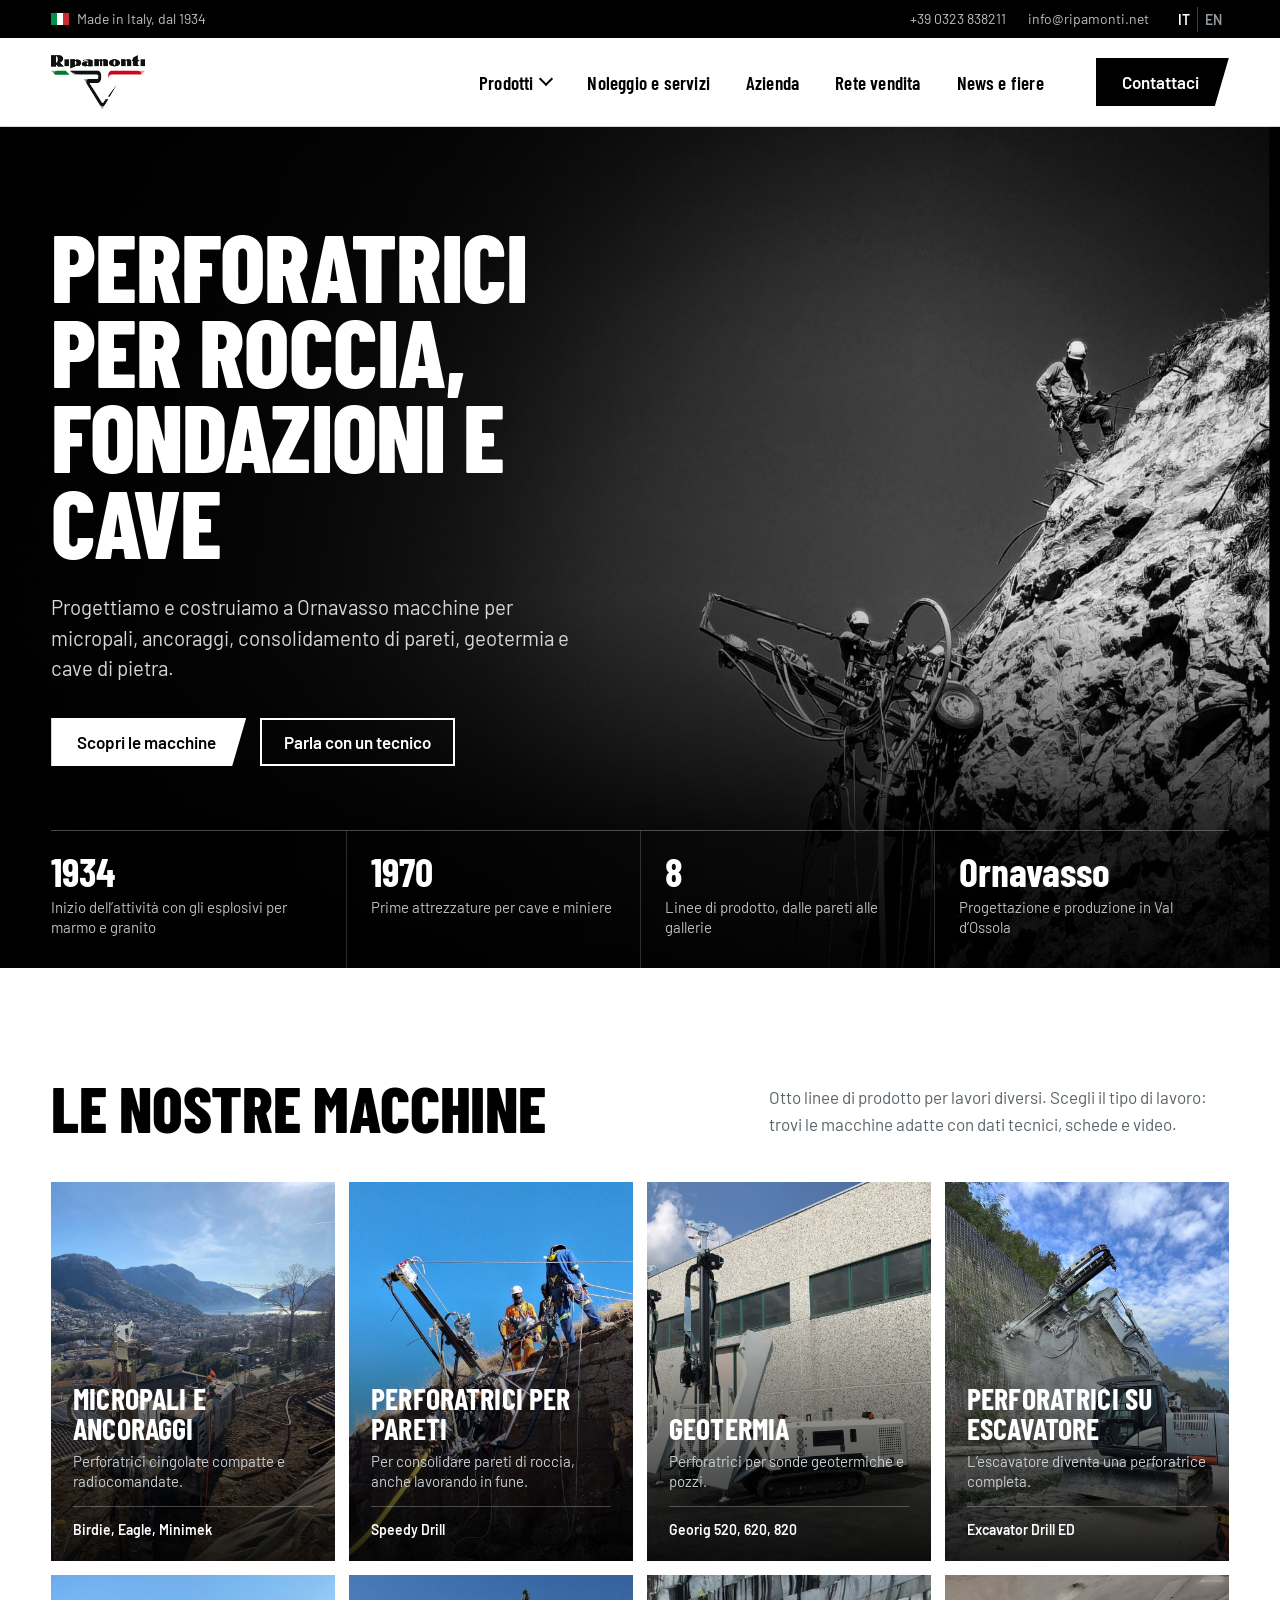
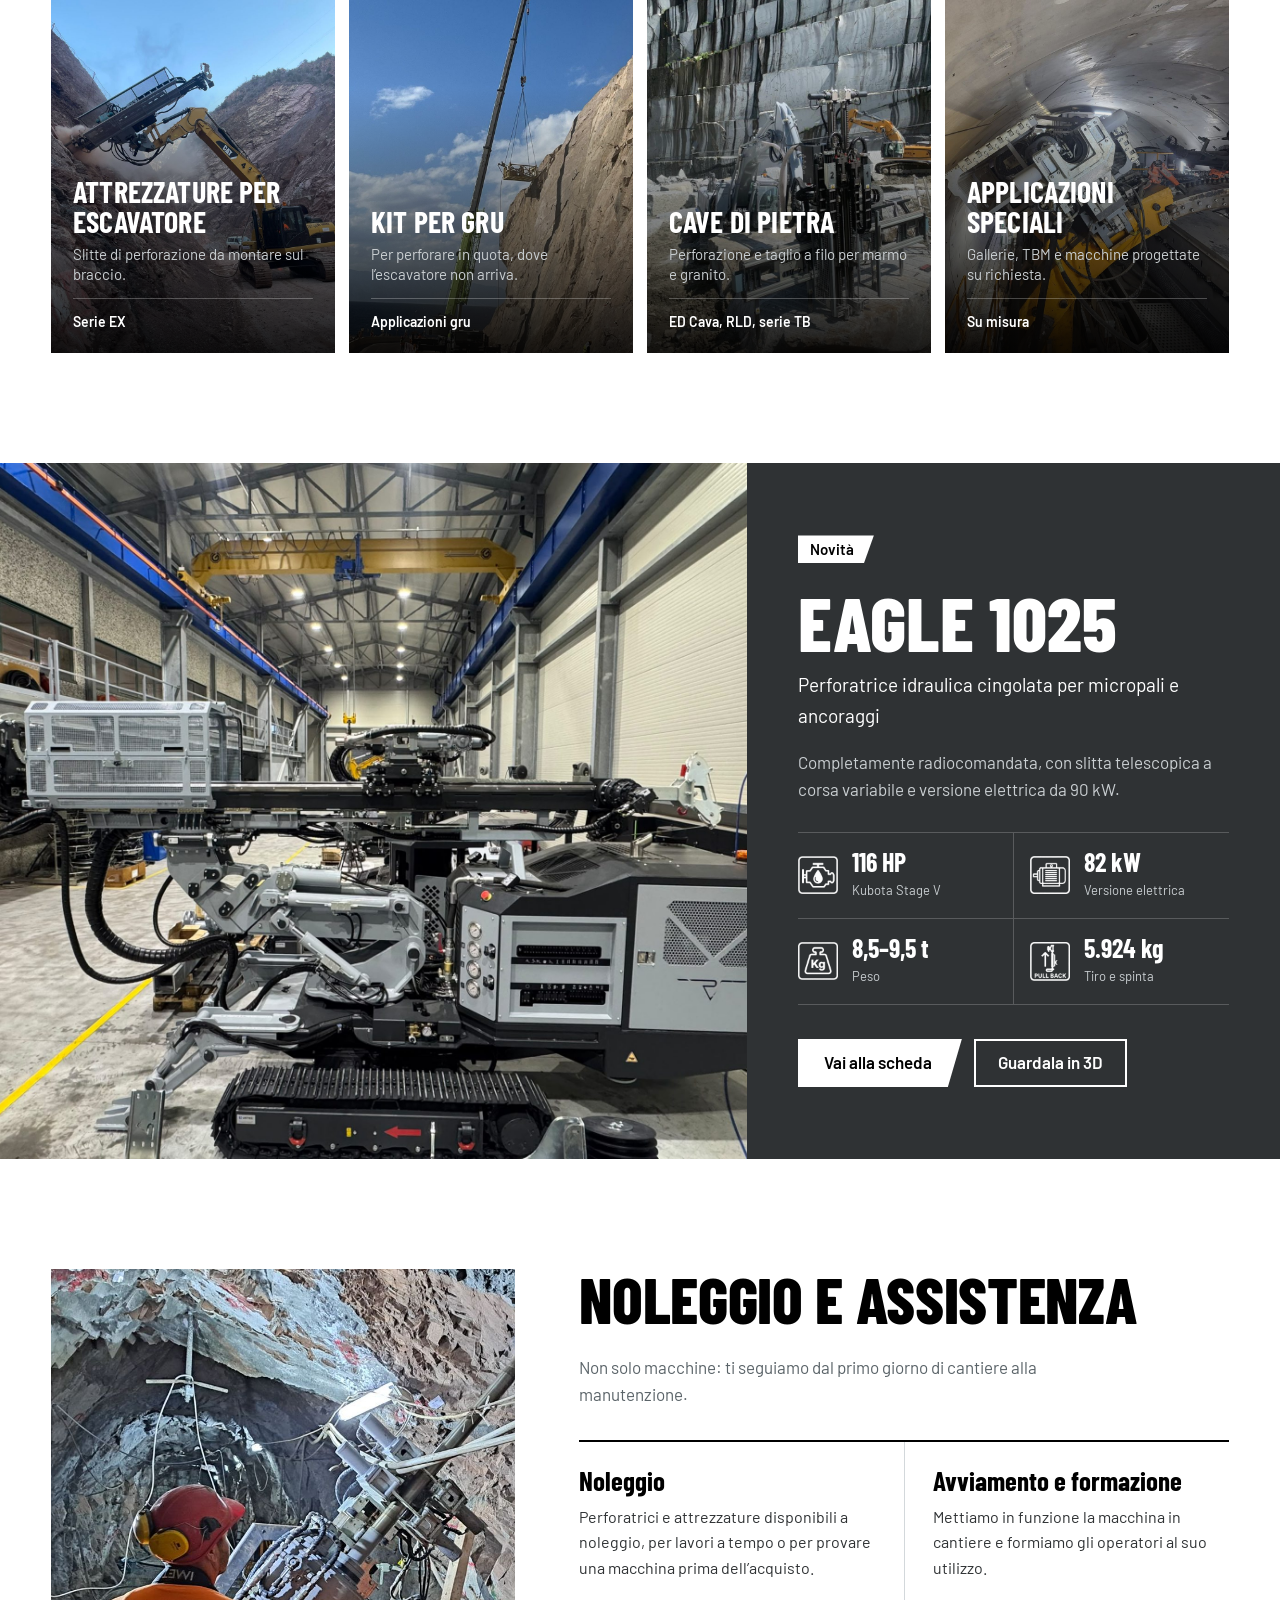
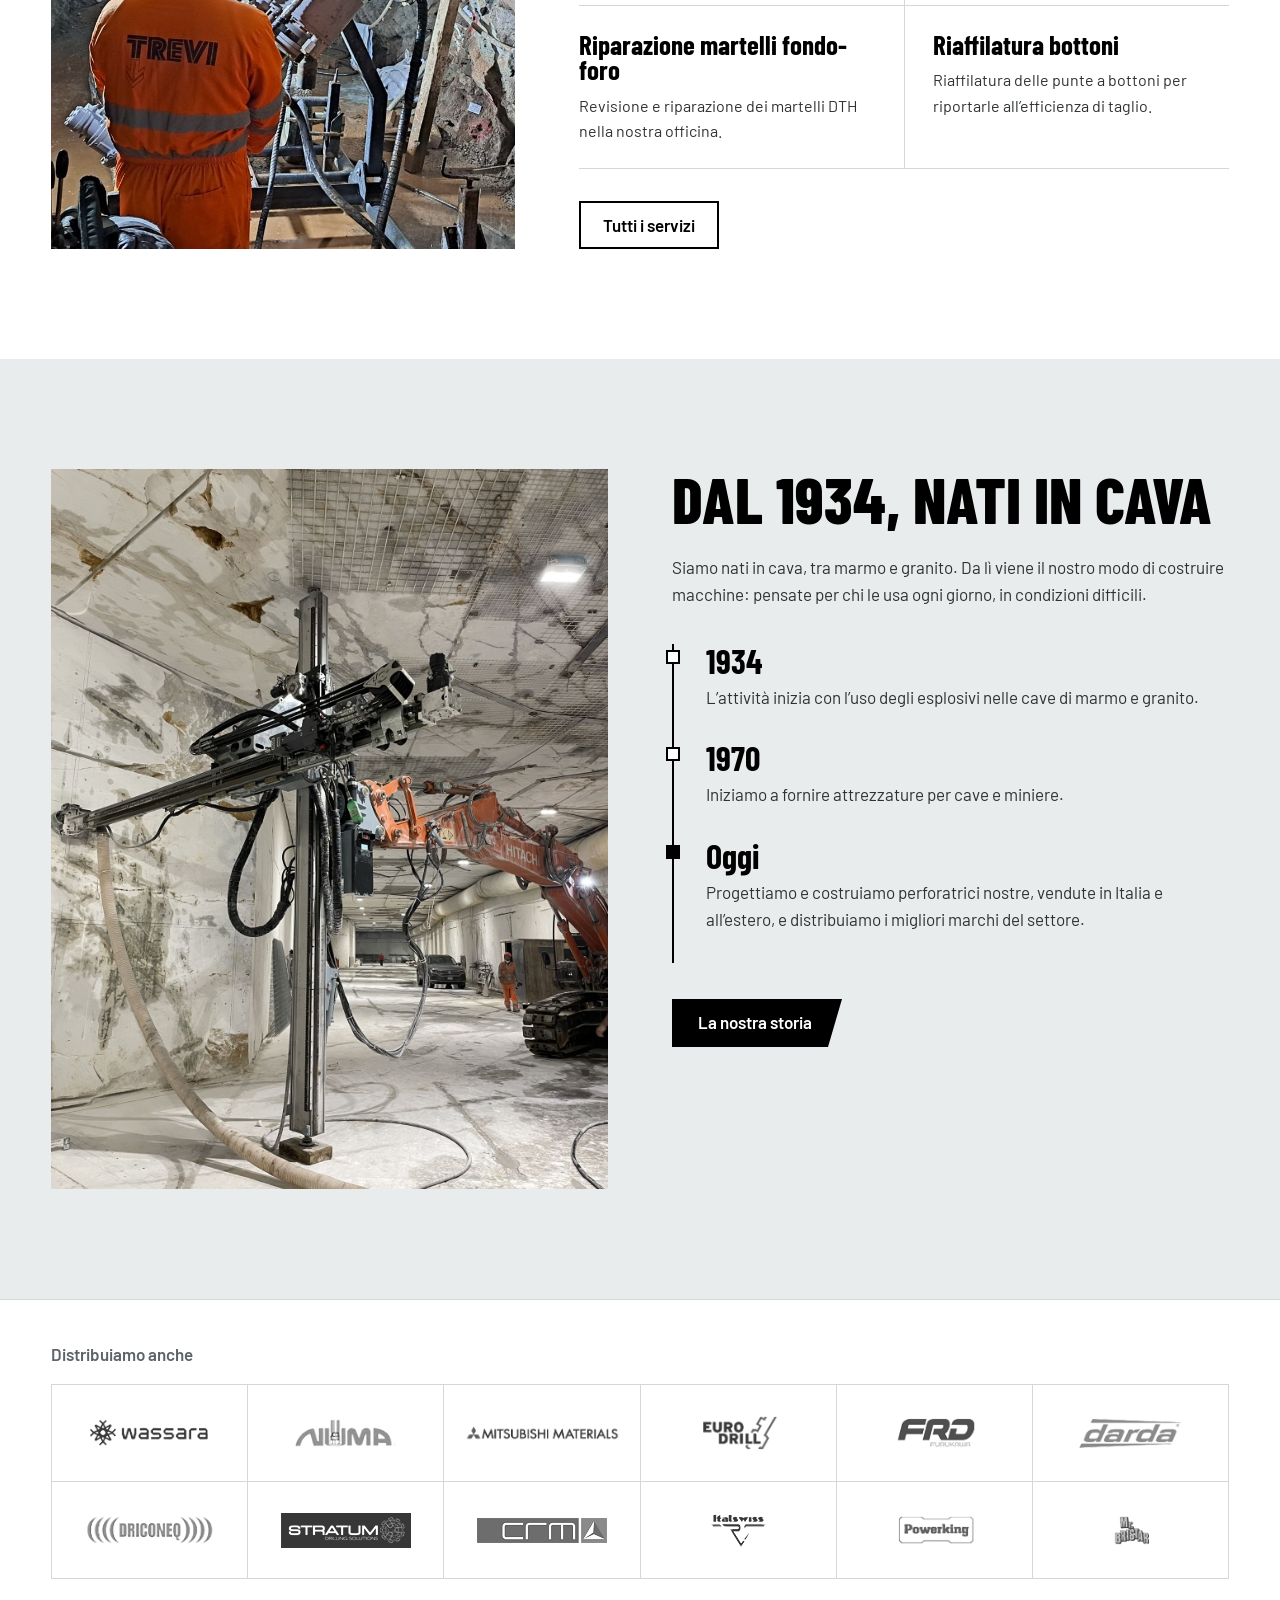
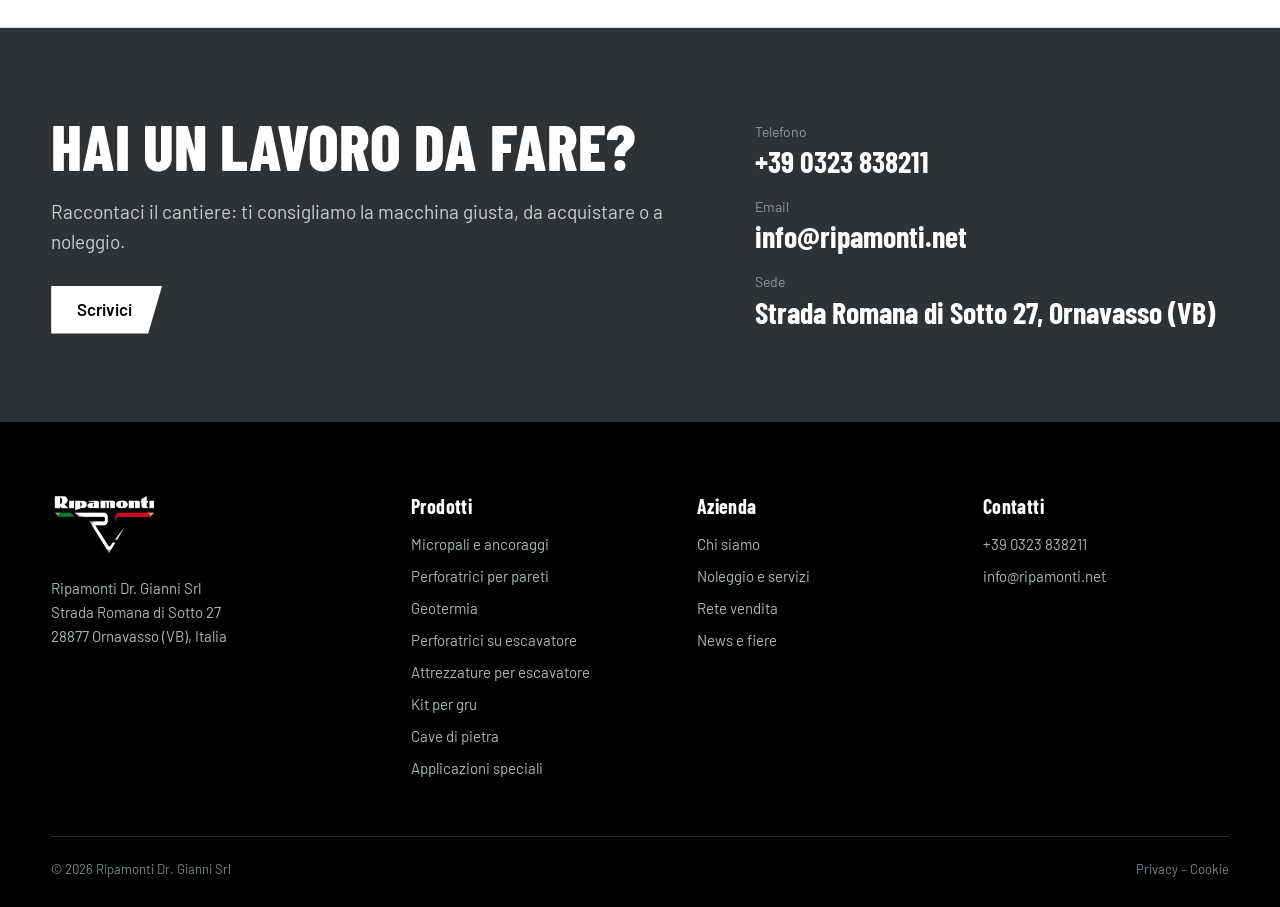
<file: bozza home/index.html>
<!doctype html>
<html lang="it">
<head>
<meta charset="utf-8">
<meta name="viewport" content="width=device-width, initial-scale=1, viewport-fit=cover">
<meta name="robots" content="noindex, nofollow">
<title>Ripamonti – Perforatrici e attrezzature per roccia, fondazioni e cave</title>
<meta name="description" content="Ripamonti progetta e costruisce a Ornavasso perforatrici per micropali, ancoraggi, pareti di roccia, geotermia e cave di pietra. Dal 1934.">
<link rel="preload" href="assets/fonts/barlow-condensed-latin-700-normal.woff2" as="font" type="font/woff2" crossorigin>
<link rel="stylesheet" href="assets/css/site.css?v=7">
<script>/* arm entrance motion before first paint; drop it if site.js never runs */
document.documentElement.classList.add('m');setTimeout(function(){var r=document.documentElement;if(!r.classList.contains('m-ok'))r.classList.remove('m')},2500);</script>
<style>
/* hero */
.hero{position:relative;background:var(--black);color:var(--white);min-height:min(88vh,860px);display:flex;flex-direction:column;overflow:hidden}
.hero>img{position:absolute;inset:0;width:100%;height:100%;object-fit:cover;object-position:62% 40%}
.hero::before{content:"";position:absolute;inset:0;z-index:1;background:linear-gradient(90deg,rgba(0,0,0,.86) 0%,rgba(0,0,0,.62) 38%,rgba(0,0,0,.08) 72%),linear-gradient(0deg,rgba(0,0,0,.94) 0%,rgba(0,0,0,.84) 16%,rgba(0,0,0,.4) 30%,transparent 44%)}
.hero .wrap{position:relative;z-index:2;flex:1;display:flex;flex-direction:column;justify-content:flex-end;width:100%;padding-top:96px}
.hero h1{color:var(--white);text-transform:uppercase;font-weight:800;font-size:clamp(50px,7.4vw,112px);line-height:.9;letter-spacing:-.01em;max-width:11ch}
.hero .sub{font-size:clamp(18px,1.6vw,21px);line-height:1.5;color:#D3D8DB;max-width:44ch;margin:28px 0 34px}
.hero .actions{display:flex;flex-wrap:wrap;gap:14px}
.facts{list-style:none;margin:64px 0 0;padding:0;display:grid;grid-template-columns:repeat(4,1fr);border-top:1px solid rgba(255,255,255,.28)}
.facts li{padding:20px 24px 30px 0}
.facts li+li{padding-left:24px;border-left:1px solid rgba(255,255,255,.18)}
.facts b{display:block;font:700 40px/1 var(--display);color:var(--white)}
.facts span{display:block;font-size:15px;color:#B9C0C4;margin-top:6px;line-height:1.35}
@media (max-width:800px){
  .hero>img{object-position:70% 40%}
  .hero::before{background:linear-gradient(0deg,rgba(0,0,0,.95) 0%,rgba(0,0,0,.88) 38%,rgba(0,0,0,.6) 60%,rgba(0,0,0,.3) 100%)}
  .facts{grid-template-columns:1fr 1fr}
  .facts li:nth-child(3){padding-left:0;border-left:0}
  .facts li:nth-child(n+3){border-top:1px solid rgba(255,255,255,.18)}
}

/* sections */
.sec{padding:110px 0}
.sec.alt{background:var(--bg-alt)}
.sec-head{display:flex;flex-wrap:wrap;justify-content:space-between;align-items:flex-end;gap:24px 48px;margin-bottom:44px}
.sec-head h2{font-size:clamp(40px,5vw,68px);text-transform:uppercase;font-weight:800;letter-spacing:-.005em}
.sec-head p{color:var(--muted);margin:0;max-width:46ch}
@media (max-width:800px){.sec{padding:76px 0}}

/* product lines */
.lines{list-style:none;margin:0;padding:0;display:grid;grid-template-columns:repeat(4,1fr);gap:14px}
.lines a{position:relative;display:block;aspect-ratio:3/4;overflow:hidden;text-decoration:none;background:var(--ral7021);color:var(--white)}
.lines img{width:100%;height:100%;object-fit:cover;transition:transform .5s ease}
.lines a::before{content:"";position:absolute;inset:0;z-index:1;background:linear-gradient(0deg,rgba(0,0,0,.88) 0%,rgba(0,0,0,.35) 45%,rgba(0,0,0,0) 70%)}
.lines .txt{position:absolute;left:0;right:0;bottom:0;z-index:2;padding:22px 22px 20px}
.lines b{display:block;font:700 30px/1 var(--display);text-transform:uppercase;letter-spacing:.005em}
.lines small{display:block;font-size:15px;color:#C9CED1;margin-top:8px;line-height:1.35}
.lines .models{display:block;margin-top:14px;padding-top:12px;border-top:1px solid rgba(255,255,255,.25);font-size:14px;font-weight:600;color:var(--white)}
.lines a:hover img,.lines a:focus-visible img{transform:scale(1.045)}
.lines a:focus-visible{outline-offset:3px}
@media (max-width:1000px){.lines{grid-template-columns:repeat(2,1fr)}}
@media (max-width:520px){.lines{grid-template-columns:1fr}.lines a{aspect-ratio:4/3}}

/* featured */
.feature{background:var(--panel);color:#C9CED1}
.feature .wrap{display:grid;grid-template-columns:minmax(0,7fr) minmax(0,5fr);gap:0;padding:0;max-width:none}
.feature figure{margin:0;min-height:560px}
.feature figure img{width:100%;height:100%;object-fit:cover}
.feature .copy{padding:72px max(var(--gut),calc((100vw - var(--wrap))/2 + var(--gut))) 72px clamp(28px,4vw,64px);max-width:calc(var(--wrap)*5/12 + 200px)}
.badge{display:inline-block;background:var(--white);color:var(--black);font:700 15px var(--body);padding:5px 20px 5px 12px;clip-path:polygon(0 0,100% 0,calc(100% - 10px) 100%,0 100%);margin-bottom:22px}
.feature h2{color:var(--white);font-size:clamp(56px,6vw,88px);text-transform:uppercase;font-weight:800}
.feature .kind{font-size:19px;color:var(--white);margin:12px 0 18px}
.kpis{list-style:none;margin:28px 0 34px;padding:0;display:grid;grid-template-columns:1fr 1fr;border-top:1px solid rgba(255,255,255,.2)}
.kpis li{display:flex;gap:14px;align-items:center;padding:16px 0;border-bottom:1px solid rgba(255,255,255,.2)}
.kpis li:nth-child(odd){padding-right:16px}
.kpis li:nth-child(even){padding-left:16px;border-left:1px solid rgba(255,255,255,.2)}
.kpis .ico{flex:none;width:40px;height:40px;background:var(--white);-webkit-mask:var(--i) center/contain no-repeat;mask:var(--i) center/contain no-repeat}
.kpis b{display:block;font:700 26px/1 var(--display);color:var(--white);white-space:nowrap}
.kpis small{font-size:13px}
.feature .actions{display:flex;flex-wrap:wrap;gap:12px}
@media (max-width:960px){
  .feature .wrap{grid-template-columns:1fr}
  .feature figure{min-height:0;aspect-ratio:4/3}
  .feature .copy{padding:48px var(--gut) 64px;max-width:none}
}

/* services */
.services{display:grid;grid-template-columns:minmax(0,5fr) minmax(0,7fr);gap:clamp(32px,5vw,80px);align-items:center}
.services figure{margin:0;position:relative}
.services figure img{width:100%;aspect-ratio:4/5;object-fit:cover;object-position:35% 50%}
.svc{list-style:none;margin:0;padding:0;display:grid;grid-template-columns:1fr 1fr;border-top:2px solid var(--heading)}
.svc li{padding:26px 28px 24px 0;border-bottom:1px solid var(--rule)}
.svc li:nth-child(even){padding:26px 0 24px 28px;border-left:1px solid var(--rule)}
.svc h3{font-size:27px;font-weight:700;margin-bottom:10px}
.svc p{font-size:16px;margin:0;color:var(--text)}
.services .more{margin-top:32px}
@media (max-width:900px){.services{grid-template-columns:1fr}.services figure img{aspect-ratio:16/10}}
@media (max-width:600px){.svc{grid-template-columns:1fr}.svc li:nth-child(even){padding:26px 0 24px;border-left:0}}

/* history */
.history{display:grid;grid-template-columns:minmax(0,6fr) minmax(0,6fr);gap:clamp(32px,5vw,80px)}
.history figure{margin:0}
.history figure img{width:100%;height:100%;max-height:720px;object-fit:cover}
.history h2{font-size:clamp(40px,5vw,68px);text-transform:uppercase;font-weight:800;margin-bottom:24px}
.timeline{list-style:none;margin:36px 0 36px;padding:0;border-left:2px solid var(--heading)}
.timeline li{position:relative;padding:0 0 30px 32px}
.timeline li::before{content:"";position:absolute;left:-8px;top:6px;width:14px;height:14px;background:var(--bg);border:2px solid var(--heading)}
.timeline li:last-child::before{background:var(--heading)}
.timeline b{display:block;font:700 34px/1 var(--display);color:var(--heading);margin-bottom:6px}
.timeline p{margin:0}
@media (max-width:900px){.history{grid-template-columns:1fr}.history figure img{aspect-ratio:4/3;height:auto}}

/* brands: logos kept in greyscale so the page stays on the official palette; colour returns on hover */
.brands{border-top:1px solid var(--rule);border-bottom:1px solid var(--rule);padding:44px 0 48px}
.brands h2{font:600 17px var(--body);color:var(--muted);margin:0 0 20px}
.brands ul{list-style:none;margin:0;padding:0;display:grid;grid-template-columns:repeat(6,1fr);gap:1px;background:var(--rule);border:1px solid var(--rule)}
.brands li{display:flex;align-items:center;justify-content:center;height:96px;padding:0 18px;background:var(--white)}
.brands img{max-width:100%;max-height:36px;width:auto;height:auto;filter:grayscale(1) contrast(1.1);opacity:.78;transition:filter .2s,opacity .2s}
.brands li a{display:flex;align-items:center;justify-content:center;width:100%;height:100%}
.brands li:hover img,.brands li a:focus-visible img{filter:none;opacity:1}
.brands li a:focus-visible{outline-offset:-4px}
@media (max-width:1000px){.brands ul{grid-template-columns:repeat(4,1fr)}}
@media (max-width:640px){.brands ul{grid-template-columns:repeat(2,1fr)}.brands li{height:80px}}

/* contact band */
.reach{background:var(--panel);color:#C9CED1;position:relative;overflow:hidden}
.reach .wrap{display:grid;grid-template-columns:minmax(0,7fr) minmax(0,5fr);gap:40px;align-items:center;padding-top:88px;padding-bottom:88px}
.reach h2{color:var(--white);font-size:clamp(40px,5vw,72px);text-transform:uppercase;font-weight:800}
.reach p{margin:20px 0 0;font-size:19px}
.reach dl{margin:0;display:grid;gap:18px}
.reach dt{font-size:14px;color:#8F999F}
.reach dd{margin:2px 0 0;font:700 30px/1.1 var(--display);color:var(--white)}
.reach dd a{text-decoration:none}.reach dd a:hover{text-decoration:underline}
@media (max-width:860px){.reach .wrap{grid-template-columns:1fr}}
</style>
</head>
<body>
<a class="skip" href="#main">Vai al contenuto</a>

<div class="util">
  <div class="wrap">
    <span><span class="flag" aria-hidden="true"></span>Made in Italy, dal 1934</span>
    <div class="right">
      <a class="hide-s" href="tel:+390323838211">+39 0323 838211</a>
      <a class="hide-s" href="mailto:info@ripamonti.net">info@ripamonti.net</a>
      <div class="lang" role="group" aria-label="Lingua">
        <button type="button" aria-pressed="true">IT</button><button type="button" aria-pressed="false">EN</button>
      </div>
    </div>
  </div>
</div>

<header class="site-head">
  <div class="wrap bar">
    <a class="brand" href="index.html" aria-label="Ripamonti, home">
      <img class="on-light" src="assets/img/logo-ripamonti-nero.png" alt="Ripamonti" width="700" height="402">
      <img class="on-dark" src="assets/img/logo-ripamonti-bianco.png" alt="" width="700" height="416">
    </a>
    <nav class="mainnav" aria-label="Menu principale">
      <ul>
        <li>
          <button class="item" type="button" data-mega aria-expanded="false" aria-controls="mega-prodotti">Prodotti <span class="chev" aria-hidden="true"></span></button>
          <div class="mega" id="mega-prodotti" hidden>
            <div class="wrap">
              <ul>
                <li><a href="#"><img src="assets/img/home/cat-micropali.jpg" alt="" loading="lazy"><span><b>Micropali e ancoraggi</b><small>Birdie, Eagle, Minimek</small></span></a></li>
                <li><a href="#"><img src="assets/img/home/cat-pareti.jpg" alt="" loading="lazy"><span><b>Perforatrici per pareti</b><small>Speedy Drill, per lavori in parete e in fune</small></span></a></li>
                <li><a href="#"><img src="assets/img/home/cat-geotermia.jpg" alt="" loading="lazy"><span><b>Geotermia</b><small>Georig 520, 620, 820</small></span></a></li>
                <li><a href="#"><img src="assets/img/home/cat-escavatore-perforatrici.jpg" alt="" loading="lazy"><span><b>Perforatrici su escavatore</b><small>Excavator Drill ED</small></span></a></li>
                <li><a href="#"><img src="assets/img/home/cat-escavatore-attrezzature.jpg" alt="" loading="lazy"><span><b>Attrezzature per escavatore</b><small>Serie EX, slitte da montare sul braccio</small></span></a></li>
                <li><a href="#"><img src="assets/img/home/cat-gru.jpg" alt="" loading="lazy"><span><b>Kit di perforazione per gru</b><small>Per lavorare dove l’escavatore non arriva</small></span></a></li>
                <li><a href="#"><img src="assets/img/home/cat-cave.jpg" alt="" loading="lazy"><span><b>Cave di pietra</b><small>ED Cava, RLD, serie TB</small></span></a></li>
                <li><a href="#"><img src="assets/img/home/cat-speciali.jpg" alt="" loading="lazy"><span><b>Applicazioni speciali</b><small>TBM e macchine su misura</small></span></a></li>
                <li class="all"><a href="#linee">Tutte le linee di prodotto</a></li>
              </ul>
              <a class="feat" href="eagle-1025.html">
                <img src="assets/img/eagle-lato.jpg" alt="" loading="lazy">
                <div><em>Novità</em><b>Eagle 1025</b><span>Perforatrice idraulica cingolata, anche in versione elettrica.</span></div>
              </a>
            </div>
          </div>
        </li>
        <li><a class="item" href="#servizi">Noleggio e servizi</a></li>
        <li><a class="item" href="#azienda">Azienda</a></li>
        <li><a class="item" href="#">Rete vendita</a></li>
        <li><a class="item" href="#">News e fiere</a></li>
      </ul>
      <a class="btn mobile-cta" href="#contatti">Contattaci</a>
    </nav>
    <a class="btn cta" href="#contatti">Contattaci</a>
    <button class="burger" type="button" aria-expanded="false" aria-label="Apri il menu"><span></span></button>
  </div>
</header>

<main id="main">
  <section class="hero" aria-labelledby="h1">
    <img src="assets/img/home/hero-speedy-parete.jpg" alt="Perforatrice Speedy Drill al lavoro su una parete di roccia" fetchpriority="high">
    <div class="wrap">
      <h1 id="h1">Perforatrici per roccia, fondazioni e cave</h1>
      <p class="sub">Progettiamo e costruiamo a Ornavasso macchine per micropali, ancoraggi, consolidamento di pareti, geotermia e cave di pietra.</p>
      <div class="actions">
        <a class="btn light" href="#linee">Scopri le macchine</a>
        <a class="btn line light" href="#contatti">Parla con un tecnico</a>
      </div>
      <ul class="facts">
        <li><b>1934</b><span>Inizio dell’attività con gli esplosivi per marmo e granito</span></li>
        <li><b>1970</b><span>Prime attrezzature per cave e miniere</span></li>
        <li><b>8</b><span>Linee di prodotto, dalle pareti alle gallerie</span></li>
        <li><b>Ornavasso</b><span>Progettazione e produzione in Val d’Ossola</span></li>
      </ul>
    </div>
  </section>

  <section class="sec" id="linee" aria-labelledby="t-linee">
    <div class="wrap">
      <div class="sec-head">
        <h2 id="t-linee">Le nostre macchine</h2>
        <p>Otto linee di prodotto per lavori diversi. Scegli il tipo di lavoro: trovi le macchine adatte con dati tecnici, schede e video.</p>
      </div>
      <ul class="lines">
        <li><a href="eagle-1025.html"><img src="assets/img/home/cat-micropali.jpg" alt="" loading="lazy"><span class="txt"><b>Micropali e ancoraggi</b><small>Perforatrici cingolate compatte e radiocomandate.</small><span class="models">Birdie, Eagle, Minimek</span></span></a></li>
        <li><a href="#"><img src="assets/img/home/cat-pareti.jpg" alt="" loading="lazy"><span class="txt"><b>Perforatrici per pareti</b><small>Per consolidare pareti di roccia, anche lavorando in fune.</small><span class="models">Speedy Drill</span></span></a></li>
        <li><a href="#"><img src="assets/img/home/cat-geotermia.jpg" alt="" loading="lazy"><span class="txt"><b>Geotermia</b><small>Perforatrici per sonde geotermiche e pozzi.</small><span class="models">Georig 520, 620, 820</span></span></a></li>
        <li><a href="#"><img src="assets/img/home/cat-escavatore-perforatrici.jpg" alt="" loading="lazy"><span class="txt"><b>Perforatrici su escavatore</b><small>L’escavatore diventa una perforatrice completa.</small><span class="models">Excavator Drill ED</span></span></a></li>
        <li><a href="#"><img src="assets/img/home/cat-escavatore-attrezzature.jpg" alt="" loading="lazy"><span class="txt"><b>Attrezzature per escavatore</b><small>Slitte di perforazione da montare sul braccio.</small><span class="models">Serie EX</span></span></a></li>
        <li><a href="#"><img src="assets/img/home/cat-gru.jpg" alt="" loading="lazy"><span class="txt"><b>Kit per gru</b><small>Per perforare in quota, dove l’escavatore non arriva.</small><span class="models">Applicazioni gru</span></span></a></li>
        <li><a href="#"><img src="assets/img/home/cat-cave.jpg" alt="" loading="lazy"><span class="txt"><b>Cave di pietra</b><small>Perforazione e taglio a filo per marmo e granito.</small><span class="models">ED Cava, RLD, serie TB</span></span></a></li>
        <li><a href="#"><img src="assets/img/home/cat-speciali.jpg" alt="" loading="lazy"><span class="txt"><b>Applicazioni speciali</b><small>Gallerie, TBM e macchine progettate su richiesta.</small><span class="models">Su misura</span></span></a></li>
      </ul>
    </div>
  </section>

  <section class="feature" aria-labelledby="t-new">
    <div class="wrap">
      <figure><img src="assets/img/eagle-lato.jpg" alt="Eagle 1025 in officina, vista di lato" loading="lazy"></figure>
      <div class="copy">
        <span class="badge">Novità</span>
        <h2 id="t-new">Eagle 1025</h2>
        <p class="kind">Perforatrice idraulica cingolata per micropali e ancoraggi</p>
        <p>Completamente radiocomandata, con slitta telescopica a corsa variabile e versione elettrica da 90 kW.</p>
        <ul class="kpis">
          <li><span class="ico" style="--i:url(assets/img/ico-motore.png)" aria-hidden="true"></span><span><b>127 HP</b><small>Kubota Stage V</small></span></li>
          <li><span class="ico" style="--i:url(assets/img/ico-elettrico.png)" aria-hidden="true"></span><span><b>90 kW</b><small>Versione elettrica</small></span></li>
          <li><span class="ico" style="--i:url(assets/img/ico-peso.png)" aria-hidden="true"></span><span><b>8,5–9,5 t</b><small>Peso</small></span></li>
          <li><span class="ico" style="--i:url(assets/img/ico-tiro.png)" aria-hidden="true"></span><span><b>6.500 kg</b><small>Tiro e spinta</small></span></li>
        </ul>
        <div class="actions">
          <a class="btn light" href="eagle-1025.html">Vai alla scheda</a>
          <a class="btn line light" href="eagle-1025.html#t3d">Guardala in 3D</a>
        </div>
      </div>
    </div>
  </section>

  <section class="sec" id="servizi" aria-labelledby="t-svc">
    <div class="wrap services">
      <figure><img src="assets/img/home/servizi-galleria.jpg" alt="Perforatrice Ripamonti al lavoro in galleria" loading="lazy"></figure>
      <div>
        <div class="sec-head" style="margin-bottom:32px">
          <h2 id="t-svc">Noleggio e assistenza</h2>
          <p>Non solo macchine: ti seguiamo dal primo giorno di cantiere alla manutenzione.</p>
        </div>
        <ul class="svc">
          <li><h3>Noleggio</h3><p>Perforatrici e attrezzature disponibili a noleggio, per lavori a tempo o per provare una macchina prima dell’acquisto.</p></li>
          <li><h3>Avviamento e formazione</h3><p>Mettiamo in funzione la macchina in cantiere e formiamo gli operatori al suo utilizzo.</p></li>
          <li><h3>Riparazione martelli fondo-foro</h3><p>Revisione e riparazione dei martelli DTH nella nostra officina.</p></li>
          <li><h3>Riaffilatura bottoni</h3><p>Riaffilatura delle punte a bottoni per riportarle all’efficienza di taglio.</p></li>
        </ul>
        <a class="btn line more" href="#">Tutti i servizi</a>
      </div>
    </div>
  </section>

  <section class="sec alt" id="azienda" aria-labelledby="t-az">
    <div class="wrap history">
      <figure><img src="assets/img/home/azienda-cava.jpg" alt="Perforatrice Ripamonti in una cava di marmo" loading="lazy"></figure>
      <div>
        <h2 id="t-az">Dal 1934, nati in cava</h2>
        <p>Siamo nati in cava, tra marmo e granito. Da lì viene il nostro modo di costruire macchine: pensate per chi le usa ogni giorno, in condizioni difficili.</p>
        <ol class="timeline">
          <li><b>1934</b><p>L’attività inizia con l’uso degli esplosivi nelle cave di marmo e granito.</p></li>
          <li><b>1970</b><p>Iniziamo a fornire attrezzature per cave e miniere.</p></li>
          <li><b>Oggi</b><p>Progettiamo e costruiamo perforatrici nostre, vendute in Italia e all’estero, e distribuiamo i migliori marchi del settore.</p></li>
        </ol>
        <a class="btn" href="#">La nostra storia</a>
      </div>
    </div>
  </section>

  <section class="brands" aria-labelledby="t-brands">
    <div class="wrap">
      <h2 id="t-brands">Distribuiamo anche</h2>
      <ul>
        <li><a href="https://www.wassara.com/" target="_blank" rel="noopener"><img src="assets/img/brands/wassara.png" alt="Wassara" width="180" height="35" loading="lazy"><span class="sr"> (si apre in una nuova scheda)</span></a></li>
        <li><a href="https://www.numahammers.com/" target="_blank" rel="noopener"><img src="assets/img/brands/numa.png" alt="Numa" width="180" height="35" loading="lazy"><span class="sr"> (si apre in una nuova scheda)</span></a></li>
        <li><a href="https://www.mmc-carbide.com/it" target="_blank" rel="noopener"><img src="assets/img/brands/mitsubishi.png" alt="Mitsubishi Materials" width="345" height="42" loading="lazy"><span class="sr"> (si apre in una nuova scheda)</span></a></li>
        <li><a href="https://www.eurodrill.de/" target="_blank" rel="noopener"><img src="assets/img/brands/eurodrill.png" alt="Eurodrill" width="151" height="39" loading="lazy"><span class="sr"> (si apre in una nuova scheda)</span></a></li>
        <li><a href="https://www.frd.eu/" target="_blank" rel="noopener"><img src="assets/img/brands/furukawa.png" alt="FRD Furukawa" width="180" height="35" loading="lazy"><span class="sr"> (si apre in una nuova scheda)</span></a></li>
        <li><a href="https://www.darda.de/" target="_blank" rel="noopener"><img src="assets/img/brands/darda.png" alt="Darda" width="180" height="35" loading="lazy"><span class="sr"> (si apre in una nuova scheda)</span></a></li>
        <li><a href="https://driconeq.com/" target="_blank" rel="noopener"><img src="assets/img/brands/driconeq.png" alt="Driconeq" width="151" height="39" loading="lazy"><span class="sr"> (si apre in una nuova scheda)</span></a></li>
        <li><a href="https://www.stratumdrillingsolutions.com/" target="_blank" rel="noopener"><img src="assets/img/brands/stratum.png" alt="Stratum Drilling Solutions" width="130" height="35" loading="lazy"><span class="sr"> (si apre in una nuova scheda)</span></a></li>
        <li><a href="https://crmjetting.com/" target="_blank" rel="noopener"><img src="assets/img/brands/crm.jpg" alt="CRM Jetting" width="130" height="25" loading="lazy"><span class="sr"> (si apre in una nuova scheda)</span></a></li>
        <li><a href="https://www.italswiss.com/" target="_blank" rel="noopener"><img src="assets/img/brands/italswiss.jpg" alt="Italswiss" width="111" height="35" loading="lazy"><span class="sr"> (si apre in una nuova scheda)</span></a></li>
        <li><img src="assets/img/brands/powerking.png" alt="Powerking" width="180" height="35" loading="lazy"></li>
        <li><img src="assets/img/brands/mr-star.png" alt="Mr. Star" width="180" height="35" loading="lazy"></li>
      </ul>
    </div>
  </section>

  <section class="reach" id="contatti" aria-labelledby="t-reach">
    <div class="wrap">
      <div>
        <h2 id="t-reach">Hai un lavoro da fare?</h2>
        <p>Raccontaci il cantiere: ti consigliamo la macchina giusta, da acquistare o a noleggio.</p>
        <p style="margin-top:28px"><a class="btn light" href="mailto:info@ripamonti.net">Scrivici</a></p>
      </div>
      <dl>
        <div><dt>Telefono</dt><dd><a href="tel:+390323838211">+39 0323 838211</a></dd></div>
        <div><dt>Email</dt><dd><a href="mailto:info@ripamonti.net">info@ripamonti.net</a></dd></div>
        <div><dt>Sede</dt><dd>Strada Romana di Sotto 27, Ornavasso (VB)</dd></div>
      </dl>
    </div>
  </section>
</main>

<footer class="site-foot">
  <div class="wrap">
    <div class="cols">
      <div>
        <img src="assets/img/logo-ripamonti-bianco.png" alt="Ripamonti" width="700" height="416">
        <p>Ripamonti Dr. Gianni Srl<br>Strada Romana di Sotto 27<br>28877 Ornavasso (VB), Italia</p>
      </div>
      <div>
        <h2>Prodotti</h2>
        <ul>
          <li><a href="eagle-1025.html">Micropali e ancoraggi</a></li>
          <li><a href="#">Perforatrici per pareti</a></li>
          <li><a href="#">Geotermia</a></li>
          <li><a href="#">Perforatrici su escavatore</a></li>
          <li><a href="#">Attrezzature per escavatore</a></li>
          <li><a href="#">Kit per gru</a></li>
          <li><a href="#">Cave di pietra</a></li>
          <li><a href="#">Applicazioni speciali</a></li>
        </ul>
      </div>
      <div>
        <h2>Azienda</h2>
        <ul>
          <li><a href="#azienda">Chi siamo</a></li>
          <li><a href="#servizi">Noleggio e servizi</a></li>
          <li><a href="#">Rete vendita</a></li>
          <li><a href="#">News e fiere</a></li>
        </ul>
      </div>
      <div>
        <h2>Contatti</h2>
        <ul>
          <li><a href="tel:+390323838211">+39 0323 838211</a></li>
          <li><a href="mailto:info@ripamonti.net">info@ripamonti.net</a></li>
        </ul>
      </div>
    </div>
    <div class="legal">
      <span>© 2026 Ripamonti Dr. Gianni Srl</span>
      <span><a href="#">Privacy</a> – <a href="#">Cookie</a></span>
    </div>
  </div>
</footer>

<script src="assets/js/site.js?v=7"></script>
</body>
</html>
</file>
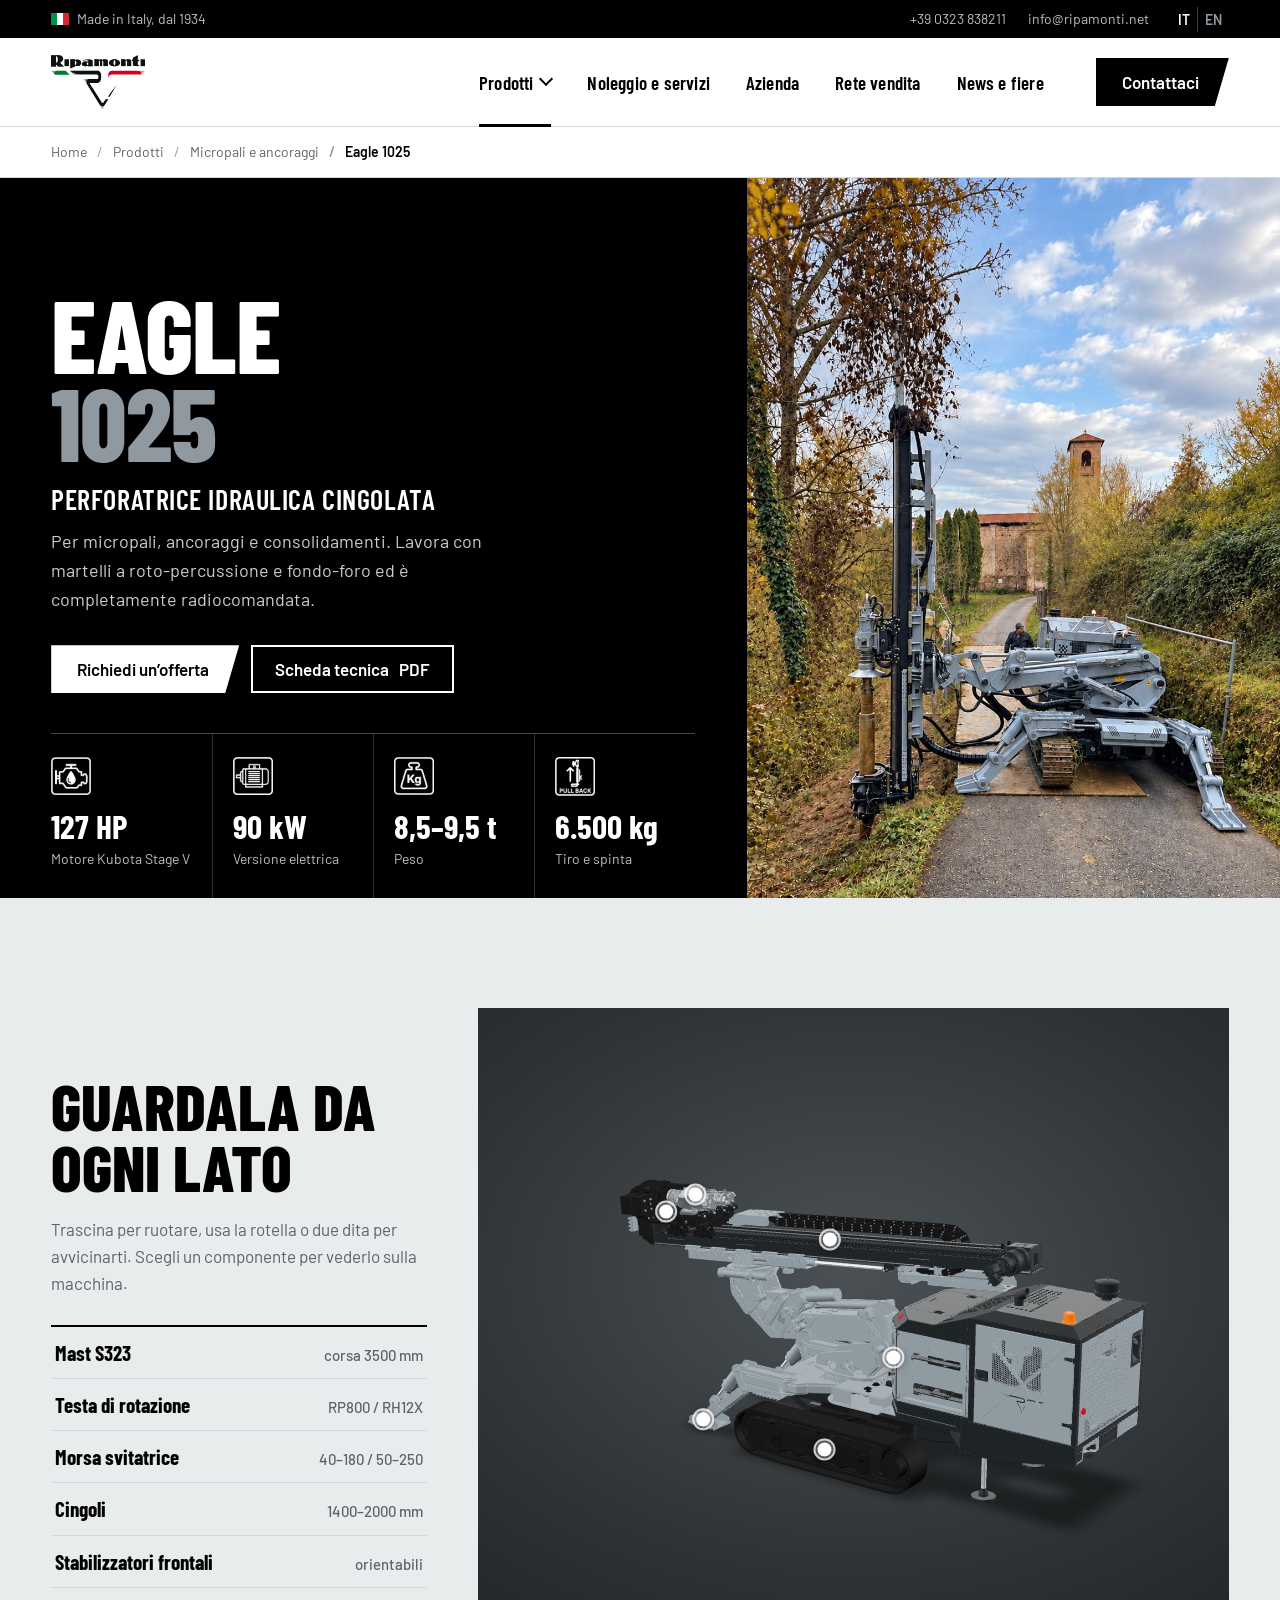
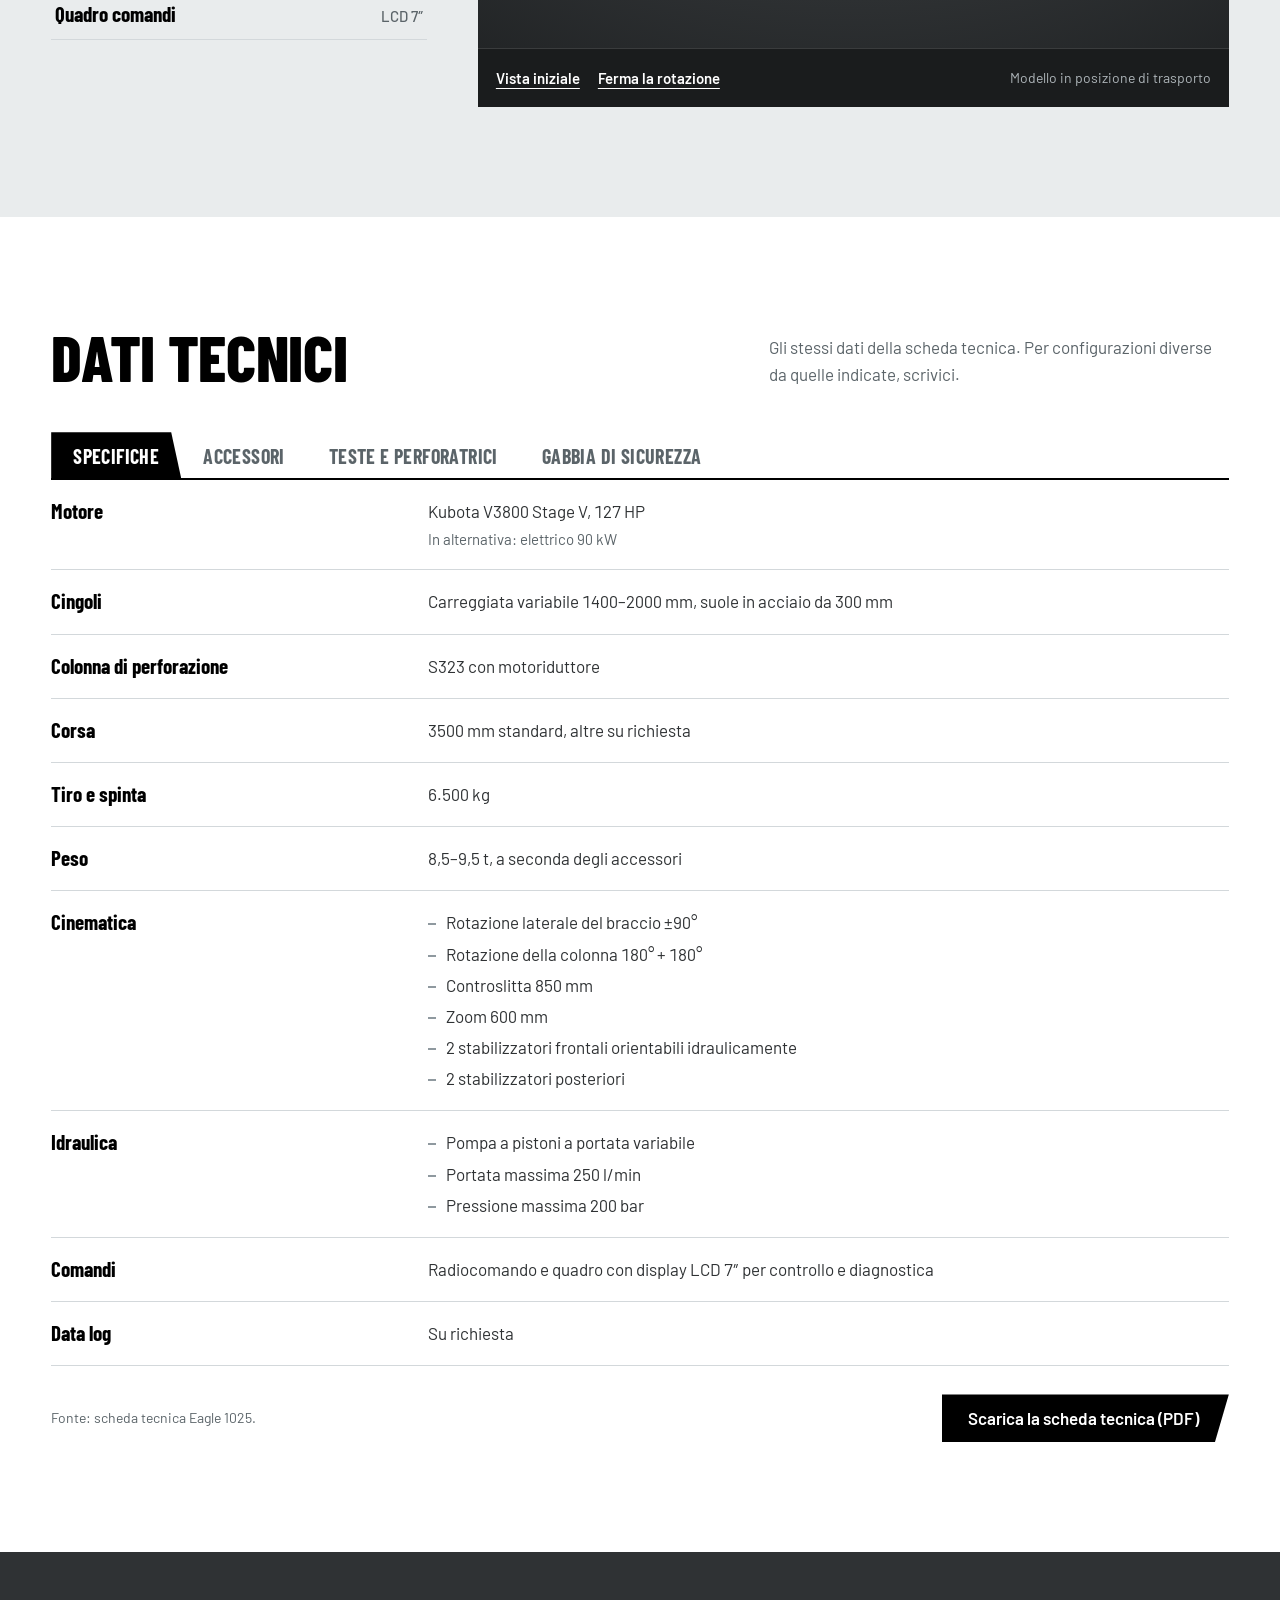
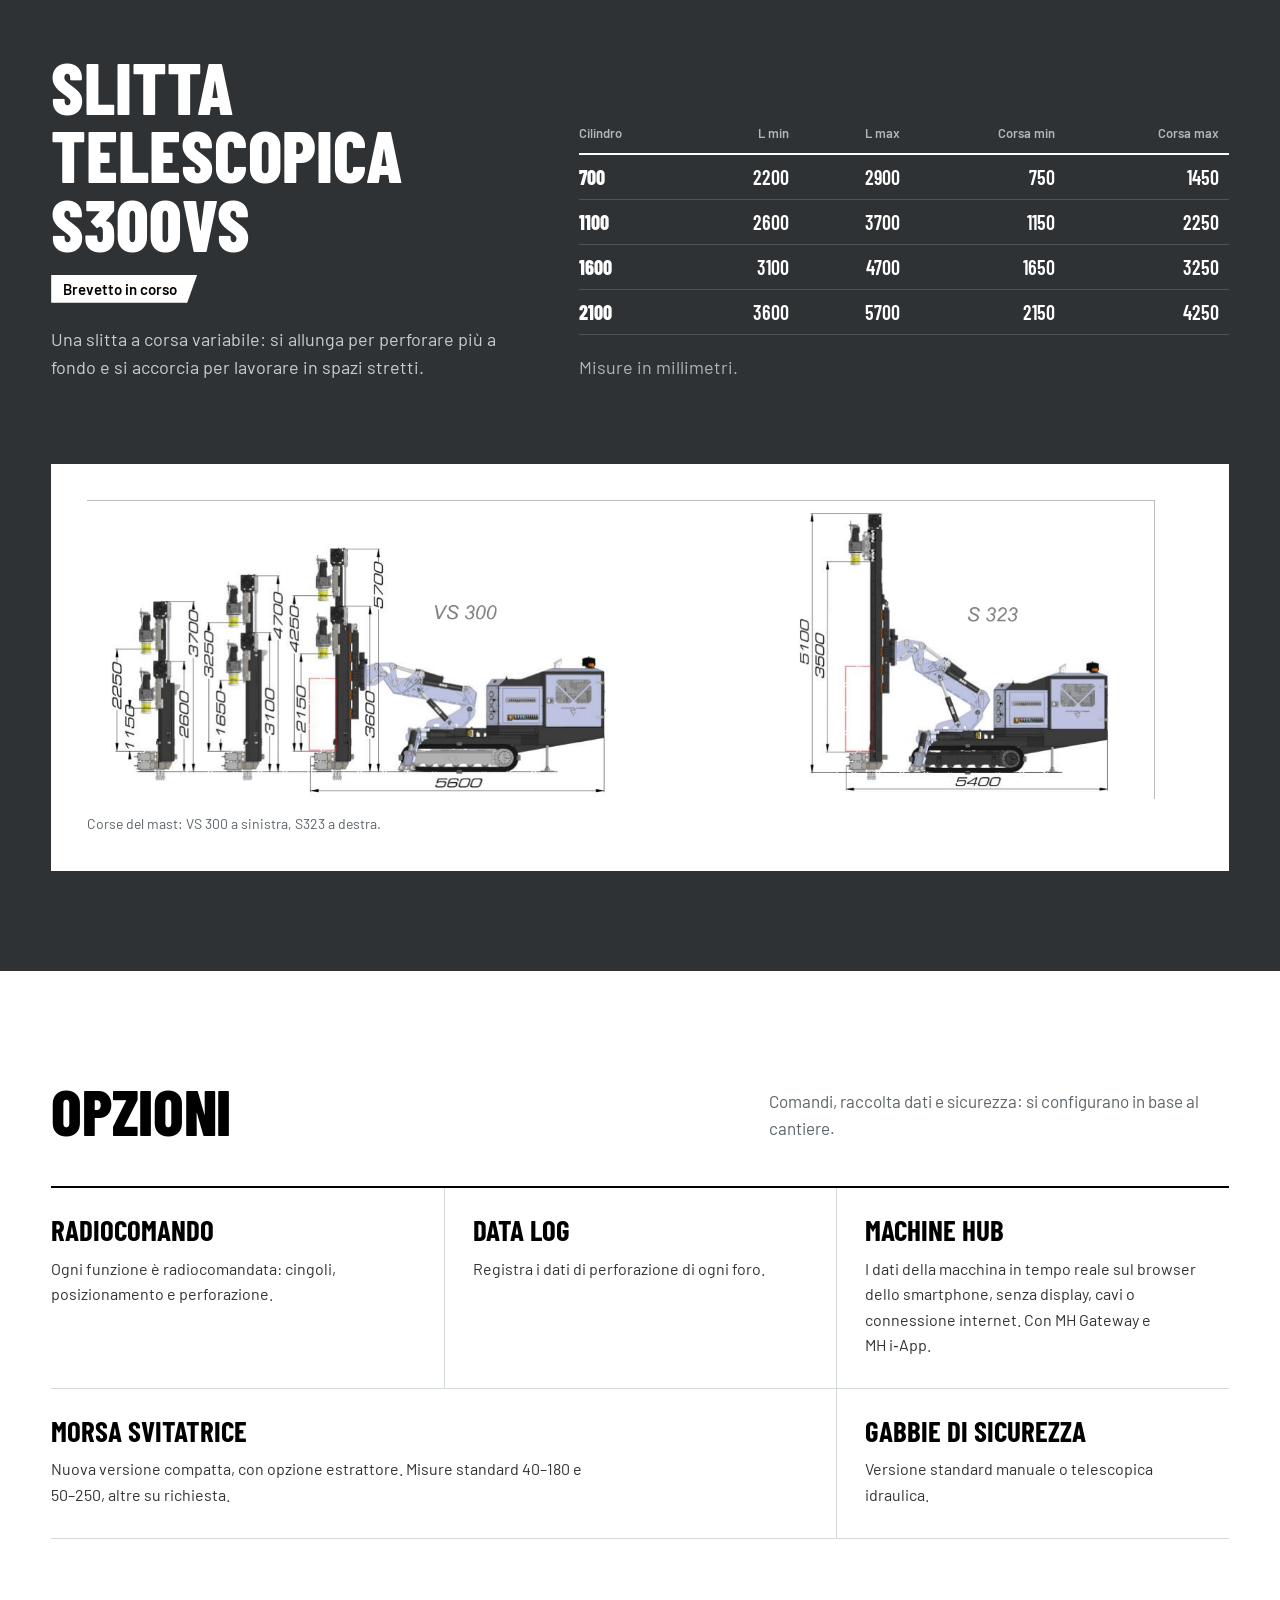
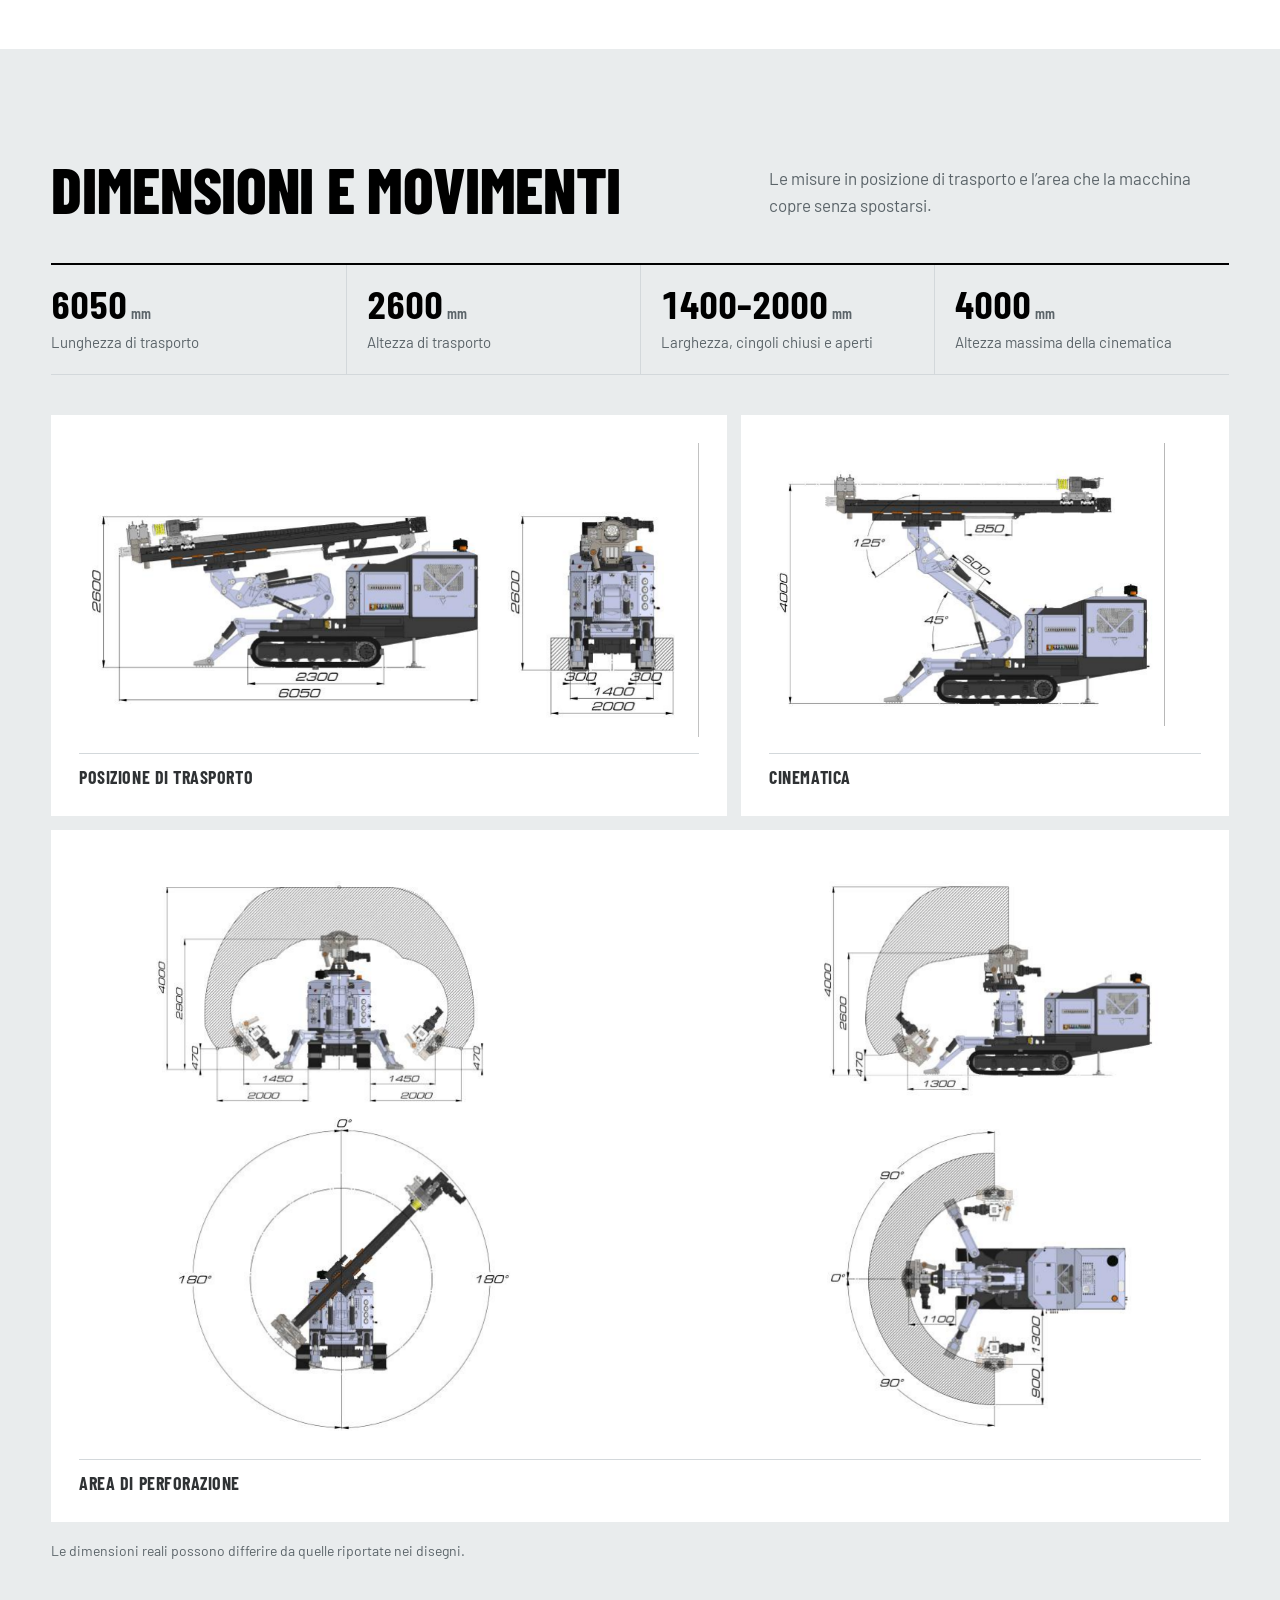
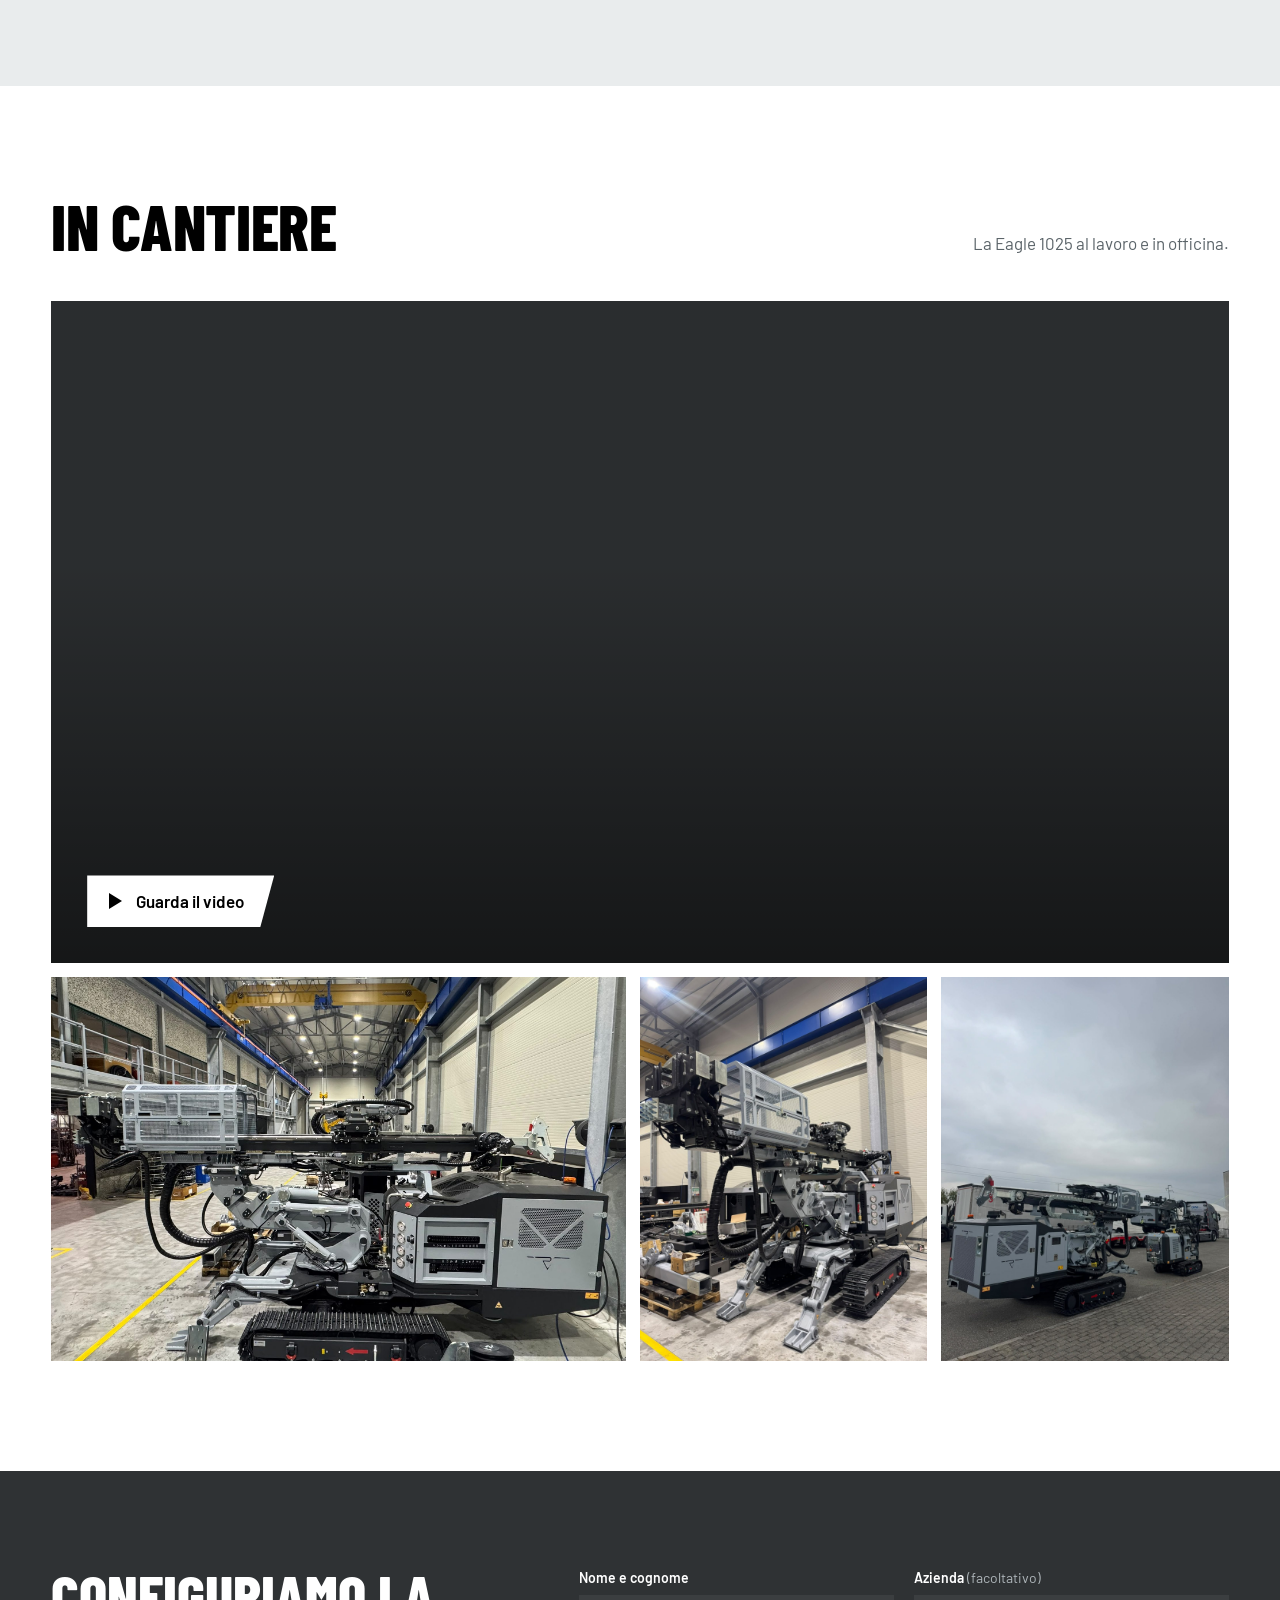
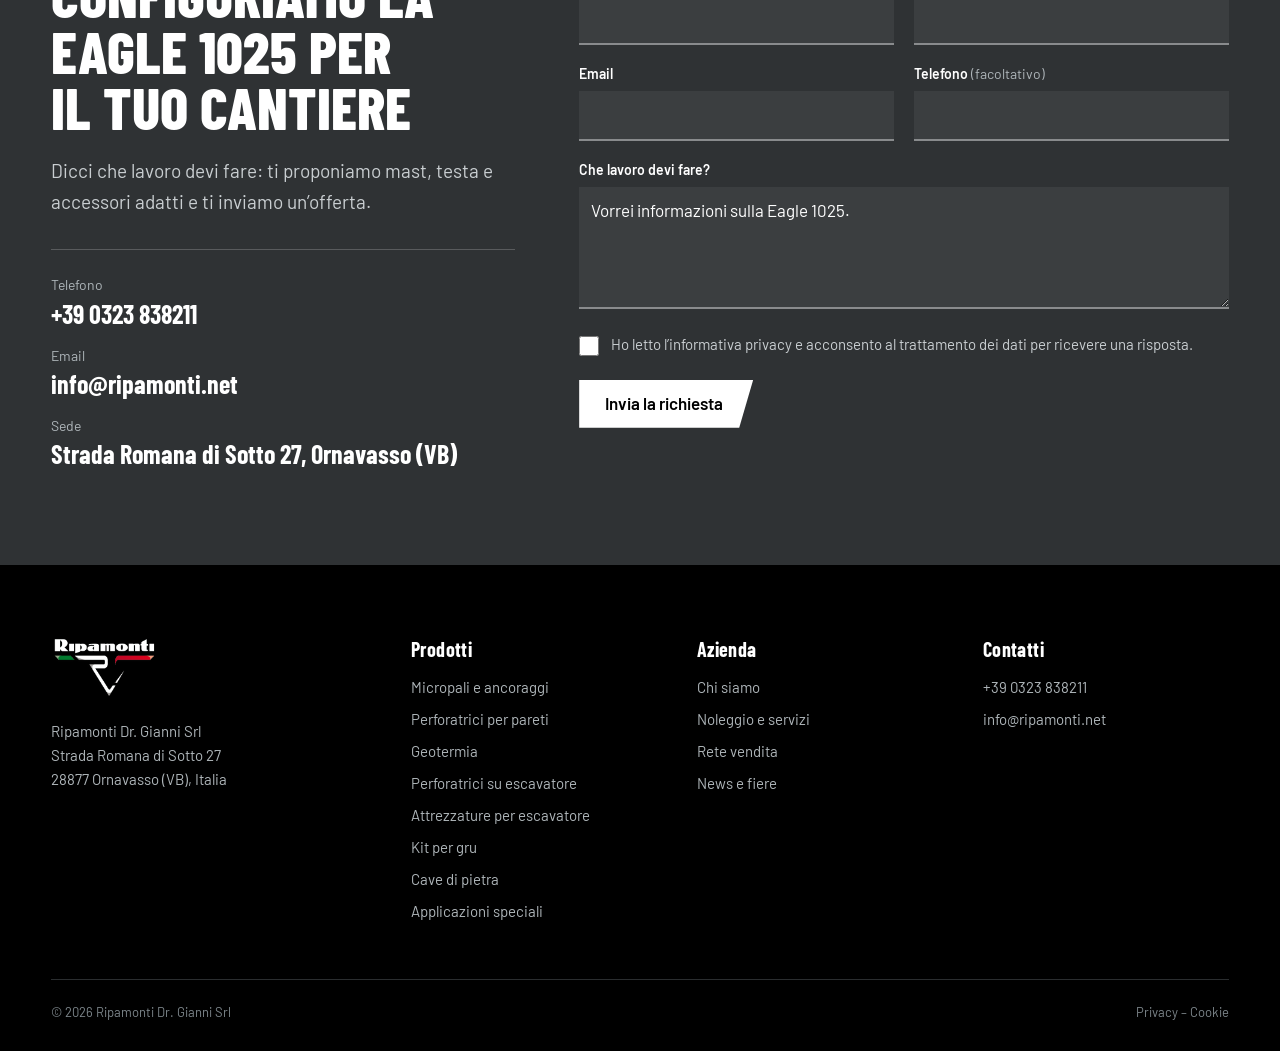
<file: bozza home/eagle-1025.html>
<!doctype html>
<html lang="it">
<head>
<meta charset="utf-8">
<meta name="viewport" content="width=device-width, initial-scale=1, viewport-fit=cover">
<meta name="robots" content="noindex, nofollow">
<title>Eagle 1025 – Perforatrice idraulica cingolata | Ripamonti</title>
<meta name="description" content="Eagle 1025: perforatrice idraulica cingolata per micropali e ancoraggi, completamente radiocomandata. Motore Kubota Stage V da 127 HP o elettrico da 90 kW.">
<link rel="preload" href="assets/fonts/barlow-condensed-latin-700-normal.woff2" as="font" type="font/woff2" crossorigin>
<link rel="stylesheet" href="assets/css/site.css?v=7">
<script>/* arm entrance motion before first paint; drop it if site.js never runs */
document.documentElement.classList.add('m');setTimeout(function(){var r=document.documentElement;if(!r.classList.contains('m-ok'))r.classList.remove('m')},2500);</script>
<style>
::selection{background:var(--ral7021);color:var(--white)}

/* breadcrumb */
.crumbs{border-bottom:1px solid var(--rule)}
.crumbs ol{list-style:none;margin:0;padding:14px 0;display:flex;flex-wrap:nowrap;overflow-x:auto;scrollbar-width:none;gap:4px 0;font-size:14px;color:var(--muted)}
.crumbs li{white-space:nowrap}
@media (max-width:480px){.crumbs li:first-child{display:none}.crumbs li:nth-child(2)::before{display:none}}
.crumbs li+li::before{content:"/";margin:0 10px;color:var(--ral7001)}
.crumbs a{text-decoration:none}.crumbs a:hover{color:var(--heading);text-decoration:underline;text-underline-offset:3px}
.crumbs [aria-current]{color:var(--heading);font-weight:600}

/* hero: dark panel + portrait photo */
.p-hero{background:var(--black);color:#C9CED1}
.p-hero .grid{display:grid;grid-template-columns:minmax(0,7fr) minmax(0,5fr);min-height:clamp(560px,calc(100svh - 180px),760px)}
.p-hero .copy{display:flex;flex-direction:column;justify-content:flex-end;padding:32px clamp(28px,4vw,64px) 0 max(var(--gut),calc((100vw - var(--wrap))/2 + var(--gut)))}
.p-hero h1{color:var(--white);text-transform:uppercase;font-weight:800;font-size:clamp(64px,8vw,118px);line-height:.86;letter-spacing:-.01em}
.p-hero h1 span{display:block;color:var(--ral7001)}
.p-hero .kind{font:600 clamp(22px,2.2vw,28px)/1.15 var(--display);color:var(--white);margin:18px 0 12px;text-transform:uppercase;letter-spacing:.02em}
.p-hero .lead{font-size:clamp(17px,1.4vw,19px);max-width:46ch;margin:0 0 32px}
.p-hero .actions{display:flex;flex-wrap:wrap;gap:12px}
.p-hero figure{margin:0;position:relative;overflow:hidden;background:var(--ral7021)}
.p-hero figure img{position:absolute;inset:0;width:100%;height:100%;object-fit:cover;object-position:50% 78%}
.keyspecs{list-style:none;margin:40px 0 0;padding:0;display:grid;grid-template-columns:repeat(4,1fr);border-top:1px solid rgba(255,255,255,.28)}
.keyspecs li{display:flex;flex-direction:column;gap:14px;padding:22px 20px 30px 0}
.keyspecs li+li{padding-left:20px;border-left:1px solid rgba(255,255,255,.18)}
.keyspecs .ico{width:40px;height:40px;background:var(--white);-webkit-mask:var(--i) left center/contain no-repeat;mask:var(--i) left center/contain no-repeat}
.keyspecs b{display:block;font:700 clamp(28px,2.6vw,38px)/1 var(--display);color:var(--white);white-space:nowrap}
.keyspecs small{display:block;font-size:14px;line-height:1.35;color:#B9C0C4;margin-top:6px}
@media (max-width:960px){
  .p-hero .grid{grid-template-columns:1fr;min-height:0}
  .p-hero figure{order:-1;aspect-ratio:4/3}
  .p-hero figure img{object-position:50% 88%}
  .p-hero .copy{padding:44px var(--gut) 0}
}
@media (max-width:640px){
  .keyspecs{grid-template-columns:1fr 1fr}
  .keyspecs li:nth-child(3){padding-left:0;border-left:0}
  .keyspecs li:nth-child(n+3){border-top:1px solid rgba(255,255,255,.18)}
}

/* sections (same rhythm as the home) */
.sec{padding:110px 0}
.sec.alt{background:var(--bg-alt)}
.sec-head{display:flex;flex-wrap:wrap;justify-content:space-between;align-items:flex-end;gap:24px 48px;margin-bottom:44px}
.sec-head h2{font-size:clamp(40px,5vw,68px);text-transform:uppercase;font-weight:800;letter-spacing:-.005em;text-wrap:balance}
.sec-head p{color:var(--muted);margin:0;max-width:46ch}
.note{font-size:14px;color:var(--muted);margin-top:18px}
@media (max-width:800px){.sec{padding:76px 0}}

/* 3D viewer */
.viewer{display:grid;grid-template-columns:minmax(0,4fr) minmax(0,8fr);gap:clamp(28px,4vw,64px);align-items:center}
.viewer h2{font-size:clamp(40px,5vw,68px);text-transform:uppercase;font-weight:800;margin-bottom:18px}
.viewer .intro{color:var(--muted)}
.hs-list{list-style:none;margin:28px 0 0;padding:0;border-top:2px solid var(--heading)}
.hs-list li{border-bottom:1px solid var(--rule)}
.hs-list button{all:unset;box-sizing:border-box;display:flex;justify-content:space-between;align-items:baseline;gap:16px;width:100%;padding:14px 4px;cursor:pointer;font:700 21px/1.1 var(--display);color:var(--heading)}
.hs-list button span{font:500 15px var(--body);color:var(--muted);text-align:right}
.hs-list button:hover{background:var(--bg)}
.hs-list button[aria-pressed="true"]{background:var(--heading);color:var(--bg);padding-left:14px}
.hs-list button[aria-pressed="true"] span{color:inherit}
.hs-list button:focus-visible{outline:2px solid var(--focus);outline-offset:2px}
/* dark studio stage: the RAL 7001 paint reads against graphite, not against white */
.stage{position:relative;background:radial-gradient(120% 90% at 50% 38%,#4A5054 0%,#2F3234 48%,#141617 100%);color:#C9CED1}
model-viewer{display:block;width:100%;height:clamp(360px,52vw,640px);background:transparent;--poster-color:transparent;--progress-bar-color:var(--ral7001)}
model-viewer::part(default-progress-bar){display:none}
.hs{all:unset;display:block;width:14px;height:14px;border-radius:50%;background:var(--white);box-shadow:0 0 0 4px rgba(255,255,255,.28),0 2px 8px 2px rgba(0,0,0,.45);cursor:pointer;position:relative}
.hs .tag{display:none;position:absolute;left:24px;top:50%;transform:translateY(-50%);white-space:nowrap;background:var(--white);color:var(--black);font:600 14px/1 var(--body);padding:8px 12px 9px;pointer-events:none;box-shadow:0 6px 18px rgba(0,0,0,.35)}
.hs .tag b{display:block;font:700 19px/1.05 var(--display);margin-top:3px}
.hs:hover .tag,.hs:focus-visible .tag,.hs.active .tag{display:block}
.hs.flip .tag{left:auto;right:24px}
.hs.below .tag{left:50%;top:26px;transform:translateX(calc(-50% + var(--dx,0px)))}
.hs.active{box-shadow:0 0 0 7px rgba(255,255,255,.4),0 2px 10px 4px rgba(0,0,0,.45)}
.hs[data-visible=false]{opacity:0;pointer-events:none}
/* until the GLB is placed, model-viewer parks every hotspot in the top-left corner */
model-viewer:not([loaded]) .hs{visibility:hidden}
/* a slow ring tells the visitor the dots are clickable; it stops on the active one */
@media (prefers-reduced-motion:no-preference){
  .hs::after{content:"";position:absolute;inset:-4px;border-radius:50%;border:2px solid rgba(255,255,255,.7);animation:hs-ping 2.4s cubic-bezier(.16,1,.3,1) infinite;pointer-events:none}
  .hs.active::after{animation:none;opacity:0}
}
@keyframes hs-ping{0%{transform:scale(1);opacity:.8}70%,100%{transform:scale(2.6);opacity:0}}
.hs:focus-visible{outline:2px solid var(--focus);outline-offset:6px}
/* loader: the Ripamonti mark floats over the stage while the GLB downloads, then fades out */
.loading{position:absolute;inset:0 0 auto;height:clamp(360px,52vw,640px);display:flex;flex-direction:column;align-items:center;justify-content:center;gap:26px;pointer-events:none;transition:opacity .5s ease,visibility 0s linear .5s}
.loading img{width:clamp(120px,16vw,180px);height:auto;animation:float 3.2s ease-in-out infinite}
.loading::after{content:"";width:72px;height:10px;border-radius:50%;background:rgba(0,0,0,.45);filter:blur(4px);animation:float-shadow 3.2s ease-in-out infinite}
@keyframes float{0%,100%{transform:translateY(0)}50%{transform:translateY(-12px)}}
@keyframes float-shadow{0%,100%{transform:scaleX(1);opacity:.55}50%{transform:scaleX(.72);opacity:.3}}
model-viewer[loaded]+.loading{opacity:0;visibility:hidden}
.tools{display:flex;flex-wrap:wrap;align-items:center;gap:10px 18px;padding:14px 18px;border-top:1px solid rgba(255,255,255,.14);background:#1A1C1D;font-size:14px;color:#AEB5B9}
.tools button{background:none;border:0;padding:6px 0;font:600 15px var(--body);color:var(--white);cursor:pointer;text-decoration:underline;text-underline-offset:4px}
.tools button:focus-visible,.hs:focus-visible{outline-color:var(--white)}
.tools span{margin-left:auto}
@media (max-width:960px){.viewer{grid-template-columns:1fr}.viewer>div:first-child{order:1}}
@media (max-width:560px){.tools span{margin-left:0;width:100%}}

/* tech data */
.tabs{display:flex;flex-wrap:nowrap;overflow-x:auto;scrollbar-width:none;gap:0;border-bottom:2px solid var(--heading);margin-bottom:0}
.tabs button{flex:none;white-space:nowrap;background:none;border:0;padding:14px 22px 12px;font:700 20px/1 var(--display);text-transform:uppercase;letter-spacing:.02em;color:var(--muted);cursor:pointer}
.tabs button:hover{color:var(--heading)}
.tabs button[aria-selected="true"]{background:var(--heading);color:var(--bg);clip-path:polygon(0 0,calc(100% - 10px) 0,100% 100%,0 100%)}
.tabs button:focus-visible{outline:2px solid var(--focus);outline-offset:-4px}
.spec{width:100%;border-collapse:collapse;font-variant-numeric:tabular-nums}
.spec th,.spec td{text-align:left;vertical-align:top;padding:18px 0;border-bottom:1px solid var(--rule)}
.spec th{width:32%;padding-right:24px;font:700 21px/1.2 var(--display);color:var(--heading)}
.spec td small{display:block;color:var(--muted);font-size:15px;margin-top:2px}
.spec ul{margin:0;padding:0;list-style:none}
.spec li+li{margin-top:4px}
.spec li::before{content:"";display:inline-block;width:8px;height:2px;background:var(--ral7001);margin:0 10px 4px 0}
.tabs-foot{display:flex;flex-wrap:wrap;justify-content:space-between;align-items:center;gap:16px;margin-top:28px}
@media (max-width:640px){
  .tabs button{padding:12px 14px 10px;font-size:17px}
  .spec th,.spec td{display:block;width:auto;padding:0}
  .spec th{padding-top:16px;border-bottom:0}
  .spec td{padding:4px 0 16px}
}

/* S300VS – dark band */
.vs{background:var(--panel);color:#C9CED1}
.vs .wrap{display:grid;grid-template-columns:minmax(0,5fr) minmax(0,7fr);gap:clamp(32px,5vw,80px);align-items:center;padding-top:100px;padding-bottom:100px}
.vs h2{color:var(--white);font-size:clamp(48px,5.6vw,84px);text-transform:uppercase;font-weight:800}
.badge{display:inline-block;background:var(--white);color:var(--black);font:700 15px var(--body);padding:5px 20px 5px 12px;clip-path:polygon(0 0,100% 0,calc(100% - 10px) 100%,0 100%);margin:18px 0 22px}
.vs p{font-size:18px}
.vs table{width:100%;border-collapse:collapse;margin-top:28px;font-variant-numeric:tabular-nums;color:var(--white)}
.vs th,.vs td{padding:12px 10px;text-align:right;border-bottom:1px solid rgba(255,255,255,.16)}
.vs th:first-child,.vs td:first-child{text-align:left;padding-left:0}
.vs thead th{font:600 13px var(--body);color:#AEB5B9;border-bottom:2px solid var(--white)}
.vs td{font:600 20px/1 var(--display)}
.vs td:first-child{font-weight:800}
.vs .note{color:#AEB5B9}
.vs figure{margin:0;background:var(--white);padding:clamp(18px,3vw,36px)}
.vs figure img{width:100%;height:auto}
.vs figcaption{font-size:14px;color:#5B6469;margin-top:14px}
@media (max-width:960px){.vs .wrap{grid-template-columns:1fr;padding-top:72px;padding-bottom:72px}}
@media (max-width:420px){.vs th,.vs td{padding:10px 5px}.vs td{font-size:17px}}
/* wide drawings stay legible on phones: they scroll sideways instead of shrinking */
.scroll-x{overflow-x:auto;-webkit-overflow-scrolling:touch}


/* options */
.opts{list-style:none;margin:0;padding:0;display:grid;grid-template-columns:repeat(3,1fr);border-top:2px solid var(--heading)}
.opts li{padding:28px 28px 30px 0;border-bottom:1px solid var(--rule)}
.opts li:not(:nth-child(3n+1)){padding-left:28px;border-left:1px solid var(--rule)}
.opts h3{font-size:29px;margin-bottom:12px;text-transform:uppercase}
.opts p{font-size:16px;margin:0}
.opts li.wide{grid-column:span 2}
@media (max-width:900px){
  .opts{grid-template-columns:1fr 1fr}
  .opts li,.opts li:not(:nth-child(3n+1)){padding:26px 24px 28px 0;border-left:0}
  .opts li:nth-child(even){padding-left:24px;border-left:1px solid var(--rule)}
  .opts li.wide{grid-column:auto}
}
@media (max-width:600px){.opts{grid-template-columns:1fr}.opts li:nth-child(even){padding-left:0;border-left:0}}

/* dimensions */
.keydims{list-style:none;margin:0 0 40px;padding:0;display:grid;grid-template-columns:repeat(4,1fr);border-top:2px solid var(--heading)}
.keydims li{padding:20px 20px 22px 0;border-bottom:1px solid var(--rule)}
.keydims li+li{padding-left:20px;border-left:1px solid var(--rule)}
.keydims b{display:block;font:700 clamp(30px,3vw,44px)/1 var(--display);color:var(--heading);font-variant-numeric:tabular-nums;white-space:nowrap}
.keydims b small{font-size:15px;font-weight:600;margin-left:4px;color:var(--muted)}
.keydims span{display:block;font-size:15px;color:var(--muted);margin-top:8px;line-height:1.35}
.dims{display:grid;grid-template-columns:896fr 646fr;gap:14px}
.dims figure{margin:0;background:var(--white);padding:clamp(16px,2.4vw,28px);display:flex;flex-direction:column;justify-content:space-between}
.dims figure.wide{grid-column:1/-1}
.dims img{width:100%;height:auto}
.dims figcaption{font:700 18px var(--display);text-transform:uppercase;letter-spacing:.03em;color:#2F3234;margin-top:16px;padding-top:12px;border-top:1px solid #D3D8DB}
@media (max-width:860px){
  .keydims{grid-template-columns:1fr 1fr}
  .keydims li:nth-child(3){padding-left:0;border-left:0}
  .dims{grid-template-columns:1fr}
}

/* job site */
.video{position:relative;aspect-ratio:16/9;background:var(--ral7021) var(--thumb) center/cover;overflow:hidden}
.video::before{content:"";position:absolute;inset:0;background:linear-gradient(0deg,rgba(0,0,0,.55),rgba(0,0,0,.1) 60%);pointer-events:none}
.video button{position:absolute;inset:0;width:100%;border:0;background:none;cursor:pointer;display:flex;align-items:flex-end;justify-content:flex-start;padding:clamp(18px,3vw,36px)}
.video button span{display:inline-flex;align-items:center;gap:14px;background:var(--white);color:var(--black);font:600 17px var(--body);min-height:52px;padding:0 30px 0 22px;clip-path:polygon(0 0,100% 0,calc(100% - var(--slant)) 100%,0 100%);transition:background-color .15s}
.video button span::before{content:"";width:0;height:0;border-left:13px solid currentColor;border-top:8px solid transparent;border-bottom:8px solid transparent}
.video button:hover span{background:var(--mist)}
.video button:focus-visible{outline:3px solid var(--white);outline-offset:-8px}
.video iframe{position:absolute;inset:0;width:100%;height:100%;border:0}
.gallery{display:grid;grid-template-columns:2fr 1fr 1fr;gap:14px;margin-top:14px}
.gallery button{all:unset;display:block;cursor:zoom-in;overflow:hidden;background:var(--ral7021);aspect-ratio:3/4}
.gallery button:first-child{aspect-ratio:auto;position:relative}
.gallery button:first-child img{position:absolute;inset:0;object-position:50% 85%}
.gallery img{width:100%;height:100%;object-fit:cover;transition:transform .5s ease}
.gallery button:hover img{transform:scale(1.035)}
.gallery button:focus-visible{outline:2px solid var(--focus);outline-offset:3px}
@media (max-width:700px){.gallery{grid-template-columns:1fr 1fr}.gallery button:first-child{grid-column:1/-1;aspect-ratio:4/3}}
.lb{border:0;padding:0;background:transparent;max-width:min(94vw,1400px);max-height:92vh}
.lb::backdrop{background:rgba(0,0,0,.88)}
.lb img{max-width:100%;max-height:86vh;width:auto;margin:0 auto}
.lb button{display:block;margin:0 0 10px auto;background:var(--white);color:var(--black);border:0;font:600 15px var(--body);padding:10px 16px;cursor:pointer}

/* contact band with form */
.reach{background:var(--panel);color:#C9CED1}
.reach .wrap{display:grid;grid-template-columns:minmax(0,5fr) minmax(0,7fr);gap:clamp(36px,5vw,80px);padding-top:96px;padding-bottom:96px}
.reach h2{color:var(--white);font-size:clamp(40px,4.6vw,68px);text-transform:uppercase;font-weight:800;text-wrap:balance}
.reach .intro{margin:22px 0 32px;font-size:19px}
.reach dl{margin:0;display:grid;gap:16px;border-top:1px solid rgba(255,255,255,.2);padding-top:24px}
.reach dt{font-size:14px;color:#AEB5B9}
.reach dd{margin:2px 0 0;font:700 26px/1.15 var(--display);color:var(--white)}
.reach dd a{text-decoration:none}.reach dd a:hover{text-decoration:underline}
.form{display:grid;grid-template-columns:1fr 1fr;gap:18px 20px;align-content:start}
.form .full{grid-column:1/-1}
.form label{display:block;font-size:14px;font-weight:600;color:var(--white);margin-bottom:6px}
.form label .opt{font-weight:400;color:#AEB5B9}
.form input,.form textarea{width:100%;font:400 17px/1.4 var(--body);color:var(--white);background:rgba(255,255,255,.06);border:0;border-bottom:2px solid rgba(255,255,255,.4);padding:12px 12px;border-radius:0;caret-color:var(--white)}
.form textarea{resize:vertical;min-height:120px}
.form input:hover,.form textarea:hover{border-bottom-color:rgba(255,255,255,.7)}
.form input:focus,.form textarea:focus{outline:0;border-bottom-color:var(--white);background:rgba(255,255,255,.1)}
.form input:focus-visible,.form textarea:focus-visible{outline:2px solid var(--white);outline-offset:2px}
.form [aria-invalid="true"]{border-bottom-color:#E8A0A0}
.form .check{display:flex;gap:12px;align-items:flex-start;font-weight:400;color:#C9CED1;font-size:15px;line-height:1.45}
.form .check input{width:20px;height:20px;flex:none;margin:2px 0 0;accent-color:var(--white)}
.form-msg{grid-column:1/-1;margin:0;min-height:1.5em;font-size:15px;color:var(--white)}
.reach .btn:focus-visible{outline-color:var(--white)}
@media (max-width:960px){.reach .wrap{grid-template-columns:1fr;padding-top:72px;padding-bottom:72px}}
@media (max-width:520px){.form{grid-template-columns:1fr}}
@media (max-width:700px){.vs .scroll-x img,.dims .scroll-x img{width:auto;max-width:none;height:260px}}
@media (max-width:700px){.dims figure.wide .scroll-x img{height:520px}}
.vs .wrap{grid-template-columns:1fr}
.vs .top{display:grid;grid-template-columns:minmax(0,5fr) minmax(0,7fr);gap:clamp(32px,5vw,80px);align-items:end}
@media (max-width:960px){.vs .top{grid-template-columns:1fr;gap:0}}
.nw{white-space:nowrap}
.vs .wrap>*,.dims>*,.scroll-x{min-width:0}
</style>
</head>
<body>
<a class="skip" href="#main">Vai al contenuto</a>

<div class="util">
  <div class="wrap">
    <span><span class="flag" aria-hidden="true"></span>Made in Italy, dal 1934</span>
    <div class="right">
      <a class="hide-s" href="tel:+390323838211">+39 0323 838211</a>
      <a class="hide-s" href="mailto:info@ripamonti.net">info@ripamonti.net</a>
      <div class="lang" role="group" aria-label="Lingua">
        <button type="button" aria-pressed="true">IT</button><button type="button" aria-pressed="false">EN</button>
      </div>
    </div>
  </div>
</div>

<header class="site-head">
  <div class="wrap bar">
    <a class="brand" href="index.html" aria-label="Ripamonti, home">
      <img class="on-light" src="assets/img/logo-ripamonti-nero.png" alt="Ripamonti" width="700" height="402">
      <img class="on-dark" src="assets/img/logo-ripamonti-bianco.png" alt="" width="700" height="416">
    </a>
    <nav class="mainnav" aria-label="Menu principale">
      <ul>
        <li>
          <button class="item" type="button" data-mega aria-expanded="false" aria-controls="mega-prodotti" aria-current="page">Prodotti <span class="chev" aria-hidden="true"></span></button>
          <div class="mega" id="mega-prodotti" hidden>
            <div class="wrap">
              <ul>
                <li><a href="eagle-1025.html"><img src="assets/img/home/cat-micropali.jpg" alt="" loading="lazy"><span><b>Micropali e ancoraggi</b><small>Birdie, Eagle, Minimek</small></span></a></li>
                <li><a href="#"><img src="assets/img/home/cat-pareti.jpg" alt="" loading="lazy"><span><b>Perforatrici per pareti</b><small>Speedy Drill, per lavori in parete e in fune</small></span></a></li>
                <li><a href="#"><img src="assets/img/home/cat-geotermia.jpg" alt="" loading="lazy"><span><b>Geotermia</b><small>Georig 520, 620, 820</small></span></a></li>
                <li><a href="#"><img src="assets/img/home/cat-escavatore-perforatrici.jpg" alt="" loading="lazy"><span><b>Perforatrici su escavatore</b><small>Excavator Drill ED</small></span></a></li>
                <li><a href="#"><img src="assets/img/home/cat-escavatore-attrezzature.jpg" alt="" loading="lazy"><span><b>Attrezzature per escavatore</b><small>Serie EX, slitte da montare sul braccio</small></span></a></li>
                <li><a href="#"><img src="assets/img/home/cat-gru.jpg" alt="" loading="lazy"><span><b>Kit di perforazione per gru</b><small>Per lavorare dove l’escavatore non arriva</small></span></a></li>
                <li><a href="#"><img src="assets/img/home/cat-cave.jpg" alt="" loading="lazy"><span><b>Cave di pietra</b><small>ED Cava, RLD, serie TB</small></span></a></li>
                <li><a href="#"><img src="assets/img/home/cat-speciali.jpg" alt="" loading="lazy"><span><b>Applicazioni speciali</b><small>TBM e macchine su misura</small></span></a></li>
                <li class="all"><a href="index.html#linee">Tutte le linee di prodotto</a></li>
              </ul>
              <a class="feat" href="eagle-1025.html">
                <img src="assets/img/eagle-lato.jpg" alt="" loading="lazy">
                <div><em>Novità</em><b>Eagle 1025</b><span>Perforatrice idraulica cingolata, anche in versione elettrica.</span></div>
              </a>
            </div>
          </div>
        </li>
        <li><a class="item" href="index.html#servizi">Noleggio e servizi</a></li>
        <li><a class="item" href="index.html#azienda">Azienda</a></li>
        <li><a class="item" href="#">Rete vendita</a></li>
        <li><a class="item" href="#">News e fiere</a></li>
      </ul>
      <a class="btn mobile-cta" href="#contatti">Contattaci</a>
    </nav>
    <a class="btn cta" href="#contatti">Contattaci</a>
    <button class="burger" type="button" aria-expanded="false" aria-label="Apri il menu"><span></span></button>
  </div>
</header>

<main id="main">
  <nav class="crumbs" aria-label="Percorso">
    <div class="wrap">
      <ol>
        <li><a href="index.html">Home</a></li>
        <li><a href="index.html#linee">Prodotti</a></li>
        <li><a href="#">Micropali e ancoraggi</a></li>
        <li aria-current="page">Eagle 1025</li>
      </ol>
    </div>
  </nav>

  <section class="p-hero" aria-labelledby="h1">
    <div class="grid">
      <div class="copy">
        <h1 id="h1">Eagle <span>1025</span></h1>
        <p class="kind">Perforatrice idraulica cingolata</p>
        <p class="lead">Per micropali, ancoraggi e consolidamenti. Lavora con martelli a roto-percussione e fondo-foro ed è completamente radiocomandata.</p>
        <div class="actions">
          <a class="btn light" href="#contatti">Richiedi un’offerta</a>
          <a class="btn line light" href="assets/doc/Eagle-1025-scheda-tecnica.pdf" download>Scheda tecnica <span class="sr">(</span>PDF<span class="sr">)</span></a>
        </div>
        <ul class="keyspecs" aria-label="Dati principali">
          <li><span class="ico" style="--i:url(assets/img/ico-motore.png)" aria-hidden="true"></span><span><b>127 HP</b><small>Motore Kubota Stage V</small></span></li>
          <li><span class="ico" style="--i:url(assets/img/ico-elettrico.png)" aria-hidden="true"></span><span><b>90 kW</b><small>Versione elettrica</small></span></li>
          <li><span class="ico" style="--i:url(assets/img/ico-peso.png)" aria-hidden="true"></span><span><b>8,5–9,5 t</b><small>Peso</small></span></li>
          <li><span class="ico" style="--i:url(assets/img/ico-tiro.png)" aria-hidden="true"></span><span><b>6.500 kg</b><small>Tiro e spinta</small></span></li>
        </ul>
      </div>
      <figure><img src="assets/img/eagle-cantiere.jpg" alt="Eagle 1025 al lavoro in cantiere su una strada sterrata, con il mast in verticale" width="962" height="1634" fetchpriority="high"></figure>
    </div>
  </section>

  <section class="sec alt" aria-labelledby="t3d">
    <div class="wrap viewer">
      <div>
        <h2 id="t3d">Guardala da ogni lato</h2>
        <p class="intro">Trascina per ruotare, usa la rotella o due dita per avvicinarti. Scegli un componente per vederlo sulla macchina.</p>
        <ul class="hs-list">
          <li><button type="button" data-hs="hs-mast" aria-pressed="false">Mast S323 <span>corsa 3500 mm</span></button></li>
          <li><button type="button" data-hs="hs-head" aria-pressed="false">Testa di rotazione <span>RP800 / RH12X</span></button></li>
          <li><button type="button" data-hs="hs-clamp" aria-pressed="false">Morsa svitatrice <span>40–180 / <span class="nw">50–250</span></span></button></li>
          <li><button type="button" data-hs="hs-track" aria-pressed="false">Cingoli <span>1400–2000 mm</span></button></li>
          <li><button type="button" data-hs="hs-stab" aria-pressed="false">Stabilizzatori frontali <span>orientabili</span></button></li>
          <li><button type="button" data-hs="hs-panel" aria-pressed="false">Quadro comandi <span>LCD 7″</span></button></li>
        </ul>
      </div>
      <div class="stage">
        <model-viewer id="mv" src="assets/model/eagle-1025.glb" alt="Modello 3D della Eagle 1025 in posizione di trasporto" camera-controls touch-action="pan-y" auto-rotate auto-rotate-delay="2500" rotation-per-second="12deg" interaction-prompt="none" shadow-intensity="1.6" shadow-softness=".6" exposure="0.8" tone-mapping="neutral" environment-image="neutral" field-of-view="22deg" camera-orbit="35deg 72deg auto" min-camera-orbit="auto 20deg auto" max-camera-orbit="auto 95deg auto" interpolation-decay="120">
          <button class="hs" slot="hotspot-mast" id="hs-mast" data-position="1.7m 3.19m 1.587m" data-normal="0m 1m 0m"><span class="tag">Mast S323<b>Corsa 3500 mm</b></span></button>
          <button class="hs" slot="hotspot-head" id="hs-head" data-position="-0.05m 3.455m 1.684m" data-normal="0m 1m 0m"><span class="tag">Testa di rotazione<b>RP800 / RH12X</b></span></button>
          <button class="hs" slot="hotspot-clamp" id="hs-clamp" data-position="-0.579m 3.166m 1.58m" data-normal="-1m 0m 0m"><span class="tag">Morsa svitatrice<b>40–180 / <span class="nw">50–250</span></b></span></button>
          <button class="hs" slot="hotspot-track" id="hs-track" data-position="2.3m 1.27m 2.528m" data-normal="0m 0m 1m"><span class="tag">Cingoli<b>1400–2000 mm</b></span></button>
          <button class="hs" slot="hotspot-stab" id="hs-stab" data-position="0.45m 1.1m 2.25m" data-normal="0m 0m 1m"><span class="tag">Stabilizzatori frontali<b>Orientabili</b></span></button>
          <button class="hs" slot="hotspot-panel" id="hs-panel" data-position="2.88m 2.27m 2.143m" data-normal="-0.77m 0m 0.64m"><span class="tag">Quadro comandi<b>LCD 7″</b></span></button>
        </model-viewer>
        <div class="loading" role="status"><img src="assets/img/logo-ripamonti-bianco.png" alt="" width="700" height="416"><span class="sr">Caricamento del modello 3D</span></div>
        <div class="tools">
          <button type="button" id="mv-reset">Vista iniziale</button>
          <button type="button" id="mv-spin" aria-pressed="true">Ferma la rotazione</button>
          <span>Modello in posizione di trasporto</span>
        </div>
      </div>
    </div>
  </section>

  <section class="sec" id="dati" aria-labelledby="tdati">
    <div class="wrap">
      <div class="sec-head">
        <h2 id="tdati">Dati tecnici</h2>
        <p>Gli stessi dati della scheda tecnica. Per configurazioni diverse da quelle indicate, scrivici.</p>
      </div>
      <div class="tabs" role="tablist" aria-label="Dati tecnici">
        <button role="tab" id="tab-a" aria-controls="p-a" aria-selected="true">Specifiche</button>
        <button role="tab" id="tab-b" aria-controls="p-b" aria-selected="false" tabindex="-1">Accessori</button>
        <button role="tab" id="tab-c" aria-controls="p-c" aria-selected="false" tabindex="-1">Teste e perforatrici</button>
        <button role="tab" id="tab-d" aria-controls="p-d" aria-selected="false" tabindex="-1">Gabbia di sicurezza</button>
      </div>
      <div role="tabpanel" id="p-a" aria-labelledby="tab-a" tabindex="0">
        <table class="spec">
          <tr><th scope="row">Motore</th><td>Kubota V3800 Stage V, 127 HP<small>In alternativa: elettrico 90 kW</small></td></tr>
          <tr><th scope="row">Cingoli</th><td>Carreggiata variabile <span class="nw">1400–2000</span> mm, suole in acciaio da 300 mm</td></tr>
          <tr><th scope="row">Colonna di perforazione</th><td>S323 con motoriduttore</td></tr>
          <tr><th scope="row">Corsa</th><td>3500 mm standard, altre su richiesta</td></tr>
          <tr><th scope="row">Tiro e spinta</th><td>6.500 kg</td></tr>
          <tr><th scope="row">Peso</th><td>8,5–9,5 t, a seconda degli accessori</td></tr>
          <tr><th scope="row">Cinematica</th><td><ul><li>Rotazione laterale del braccio ±90°</li><li>Rotazione della colonna 180° + 180°</li><li>Controslitta 850 mm</li><li>Zoom 600 mm</li><li>2 stabilizzatori frontali orientabili idraulicamente</li><li>2 stabilizzatori posteriori</li></ul></td></tr>
          <tr><th scope="row">Idraulica</th><td><ul><li>Pompa a pistoni a portata variabile</li><li>Portata massima 250 l/min</li><li>Pressione massima 200 bar</li></ul></td></tr>
          <tr><th scope="row">Comandi</th><td>Radiocomando e quadro con display LCD 7″ per controllo e diagnostica</td></tr>
          <tr><th scope="row">Data log</th><td>Su richiesta</td></tr>
        </table>
      </div>
      <div role="tabpanel" id="p-b" aria-labelledby="tab-b" tabindex="0" hidden>
        <table class="spec">
          <tr><th scope="row">Morsa svitatrice</th><td><ul><li>40–180</li><li>50–250</li><li>50–250 con estrattore</li></ul></td></tr>
          <tr><th scope="row">Slidramatic</th><td>Spostamento laterale della testa</td></tr>
          <tr><th scope="row">Argano</th><td>800 kg con falchetto</td></tr>
          <tr><th scope="row">Pompa acqua</th><td>30 l a 160 bar</td></tr>
          <tr><th scope="row">Lubrificatore</th><td>Da 1 l a 8 l</td></tr>
        </table>
      </div>
      <div role="tabpanel" id="p-c" aria-labelledby="tab-c" tabindex="0" hidden>
        <table class="spec">
          <tr><th scope="row">Teste di rotazione</th><td>RP800, RH12X</td></tr>
          <tr><th scope="row">Perforatrici per ancoraggio</th><td><ul><li>Eurodrill RH6X, RH10X, RH12X</li><li>Kit albero ammortizzato per fondo-foro</li></ul></td></tr>
          <tr><th scope="row">Altre</th><td>Disponibili su richiesta</td></tr>
        </table>
      </div>
      <div role="tabpanel" id="p-d" aria-labelledby="tab-d" tabindex="0" hidden>
        <table class="spec">
          <tr><th scope="row">Manuale</th><td>Apertura manuale, versione standard</td></tr>
          <tr><th scope="row">Idraulica</th><td>Telescopica</td></tr>
        </table>
      </div>
      <div class="tabs-foot">
        <p class="note" style="margin:0">Fonte: scheda tecnica Eagle 1025.</p>
        <a class="btn" href="assets/doc/Eagle-1025-scheda-tecnica.pdf" download>Scarica la scheda tecnica (PDF)</a>
      </div>
    </div>
  </section>

  <section class="vs" aria-labelledby="tvs">
    <div class="wrap">
      <div class="top">
        <div>
        <h2 id="tvs">Slitta telescopica S300VS</h2>
        <span class="badge">Brevetto in corso</span>
        <p>Una slitta a corsa variabile: si allunga per perforare più a fondo e si accorcia per lavorare in spazi stretti.</p>
        </div>
        <div>
        <table>
          <caption class="sr">Misure della slitta S300VS per cilindro, in millimetri</caption>
          <thead><tr><th scope="col">Cilindro</th><th scope="col">L min</th><th scope="col">L max</th><th scope="col">Corsa min</th><th scope="col">Corsa max</th></tr></thead>
          <tbody>
            <tr><td>700</td><td>2200</td><td>2900</td><td>750</td><td>1450</td></tr>
            <tr><td>1100</td><td>2600</td><td>3700</td><td>1150</td><td>2250</td></tr>
            <tr><td>1600</td><td>3100</td><td>4700</td><td>1650</td><td>3250</td></tr>
            <tr><td>2100</td><td>3600</td><td>5700</td><td>2150</td><td>4250</td></tr>
          </tbody>
        </table>
        <p class="note">Misure in millimetri.</p>
        </div>
      </div>
      <figure>
        <div class="scroll-x" tabindex="0" aria-label="Disegno delle corse, scorrevole"><img src="assets/img/dim-corse.png" alt="Disegno delle corse del mast: slitta VS 300 con le quattro lunghezze e mast S323 con corsa 3500 mm" width="1570" height="424" loading="lazy"></div>
        <figcaption>Corse del mast: VS 300 a sinistra, S323 a destra.</figcaption>
      </figure>
    </div>
  </section>

  <section class="sec" aria-labelledby="topt">
    <div class="wrap">
      <div class="sec-head">
        <h2 id="topt">Opzioni</h2>
        <p>Comandi, raccolta dati e sicurezza: si configurano in base al cantiere.</p>
      </div>
      <ul class="opts">
        <li><h3>Radiocomando</h3><p>Ogni funzione è radiocomandata: cingoli, posizionamento e perforazione.</p></li>
        <li><h3>Data log</h3><p>Registra i dati di perforazione di ogni foro.</p></li>
        <li><h3>Machine Hub</h3><p>I dati della macchina in tempo reale sul browser dello smartphone, senza display, cavi o connessione internet. Con MH&nbsp;Gateway e MH&nbsp;i&#8209;App.</p></li>
        <li class="wide"><h3>Morsa svitatrice</h3><p>Nuova versione compatta, con opzione estrattore. Misure standard <span class="nw">40–180</span> e <span class="nw">50–250</span>, altre su richiesta.</p></li>
        <li><h3>Gabbie di sicurezza</h3><p>Versione standard manuale o telescopica idraulica.</p></li>
      </ul>
    </div>
  </section>

  <section class="sec alt" aria-labelledby="tdim">
    <div class="wrap">
      <div class="sec-head">
        <h2 id="tdim">Dimensioni e movimenti</h2>
        <p>Le misure in posizione di trasporto e l’area che la macchina copre senza spostarsi.</p>
      </div>
      <ul class="keydims">
        <li><b>6050<small>mm</small></b><span>Lunghezza di trasporto</span></li>
        <li><b>2600<small>mm</small></b><span>Altezza di trasporto</span></li>
        <li><b>1400–2000<small>mm</small></b><span>Larghezza, cingoli chiusi e aperti</span></li>
        <li><b>4000<small>mm</small></b><span>Altezza massima della cinematica</span></li>
      </ul>
      <div class="dims">
        <figure><img src="assets/img/dim-trasporto.png" alt="Disegno della Eagle 1025 in posizione di trasporto: lunghezza 6050 mm, altezza 2600 mm, larghezza da 1400 a 2000 mm" width="896" height="424" loading="lazy"><figcaption>Posizione di trasporto</figcaption></figure>
        <figure><img src="assets/img/dim-cinematica.png" alt="Disegno della cinematica del braccio: altezza 4000 mm, controslitta 850 mm, zoom 600 mm" width="646" height="424" loading="lazy"><figcaption>Cinematica</figcaption></figure>
        <figure class="wide"><div class="scroll-x" tabindex="0" aria-label="Disegni dell’area di perforazione, scorrevoli"><img src="assets/img/dim-area.png" alt="Disegni dell’area di perforazione frontale e laterale" width="1510" height="788" loading="lazy"></div><figcaption>Area di perforazione</figcaption></figure>
      </div>
      <p class="note">Le dimensioni reali possono differire da quelle riportate nei disegni.</p>
    </div>
  </section>

  <section class="sec" aria-labelledby="tvid">
    <div class="wrap">
      <div class="sec-head">
        <h2 id="tvid">In cantiere</h2>
        <p>La Eagle 1025 al lavoro e in officina.</p>
      </div>
      <div class="video" style="--thumb:url(https://i.ytimg.com/vi/2tXp29r9E5I/maxresdefault.jpg)">
        <button type="button" id="play"><span>Guarda il video</span></button>
      </div>
      <div class="gallery">
        <button type="button" data-full="assets/img/eagle-lato.jpg"><img src="assets/img/eagle-lato.jpg" alt="Eagle 1025 vista di lato in officina" loading="lazy"></button>
        <button type="button" data-full="assets/img/eagle-fronte.jpg"><img src="assets/img/eagle-fronte.jpg" alt="Eagle 1025 vista di fronte con stabilizzatori e gabbia di sicurezza" loading="lazy"></button>
        <button type="button" data-full="assets/img/eagle-piazzale.jpg"><img src="assets/img/eagle-piazzale.jpg" alt="Eagle 1025 vista da dietro nel piazzale" loading="lazy"></button>
      </div>
    </div>
  </section>

  <section class="reach" id="contatti" aria-labelledby="tform">
    <div class="wrap">
      <div>
        <h2 id="tform">Configuriamo la Eagle 1025 per il tuo cantiere</h2>
        <p class="intro">Dicci che lavoro devi fare: ti proponiamo mast, testa e accessori adatti e ti inviamo un’offerta.</p>
        <dl>
          <div><dt>Telefono</dt><dd><a href="tel:+390323838211">+39 0323 838211</a></dd></div>
          <div><dt>Email</dt><dd><a href="mailto:info@ripamonti.net">info@ripamonti.net</a></dd></div>
          <div><dt>Sede</dt><dd>Strada Romana di Sotto 27, Ornavasso (VB)</dd></div>
        </dl>
      </div>
      <form class="form" id="form" novalidate>
        <div><label for="f-nome">Nome e cognome</label><input id="f-nome" name="nome" autocomplete="name" required></div>
        <div><label for="f-az">Azienda <span class="opt">(facoltativo)</span></label><input id="f-az" name="azienda" autocomplete="organization"></div>
        <div><label for="f-mail">Email</label><input id="f-mail" name="email" type="email" autocomplete="email" required></div>
        <div><label for="f-tel">Telefono <span class="opt">(facoltativo)</span></label><input id="f-tel" name="telefono" type="tel" autocomplete="tel"></div>
        <div class="full"><label for="f-msg">Che lavoro devi fare?</label><textarea id="f-msg" name="messaggio" rows="4">Vorrei informazioni sulla Eagle 1025.</textarea></div>
        <label class="check full"><input type="checkbox" id="f-priv" required> Ho letto l’informativa privacy e acconsento al trattamento dei dati per ricevere una risposta.</label>
        <div class="full"><button class="btn light" type="submit">Invia la richiesta</button></div>
        <p class="form-msg" id="form-msg" role="status"></p>
      </form>
    </div>
  </section>
</main>

<footer class="site-foot">
  <div class="wrap">
    <div class="cols">
      <div>
        <img src="assets/img/logo-ripamonti-bianco.png" alt="Ripamonti" width="700" height="416">
        <p>Ripamonti Dr. Gianni Srl<br>Strada Romana di Sotto 27<br>28877 Ornavasso (VB), Italia</p>
      </div>
      <div>
        <h2>Prodotti</h2>
        <ul>
          <li><a href="eagle-1025.html">Micropali e ancoraggi</a></li>
          <li><a href="#">Perforatrici per pareti</a></li>
          <li><a href="#">Geotermia</a></li>
          <li><a href="#">Perforatrici su escavatore</a></li>
          <li><a href="#">Attrezzature per escavatore</a></li>
          <li><a href="#">Kit per gru</a></li>
          <li><a href="#">Cave di pietra</a></li>
          <li><a href="#">Applicazioni speciali</a></li>
        </ul>
      </div>
      <div>
        <h2>Azienda</h2>
        <ul>
          <li><a href="index.html#azienda">Chi siamo</a></li>
          <li><a href="index.html#servizi">Noleggio e servizi</a></li>
          <li><a href="#">Rete vendita</a></li>
          <li><a href="#">News e fiere</a></li>
        </ul>
      </div>
      <div>
        <h2>Contatti</h2>
        <ul>
          <li><a href="tel:+390323838211">+39 0323 838211</a></li>
          <li><a href="mailto:info@ripamonti.net">info@ripamonti.net</a></li>
        </ul>
      </div>
    </div>
    <div class="legal">
      <span>© 2026 Ripamonti Dr. Gianni Srl</span>
      <span><a href="#">Privacy</a> – <a href="#">Cookie</a></span>
    </div>
  </div>
</footer>

<dialog class="lb" id="lb" aria-label="Foto ingrandita"><button type="button" id="lb-close">Chiudi</button><img src="assets/img/eagle-lato.jpg" alt="" loading="lazy"></dialog>

<script>
self.ModelViewerElement = self.ModelViewerElement || {};
self.ModelViewerElement.meshoptDecoderLocation = 'assets/js/meshopt_decoder.js';
</script>
<script type="module" src="assets/js/model-viewer.min.js"></script>
<script src="assets/js/site.js?v=7"></script>
<script>
(function(){
  // tabs
  var tabs=[].slice.call(document.querySelectorAll('[role=tab]'));
  function sel(t){tabs.forEach(function(x){var on=x===t;x.setAttribute('aria-selected',on);x.tabIndex=on?0:-1;document.getElementById(x.getAttribute('aria-controls')).hidden=!on})}
  tabs.forEach(function(t,i){
    t.addEventListener('click',function(){sel(t)});
    t.addEventListener('keydown',function(e){var d=e.key==='ArrowRight'?1:e.key==='ArrowLeft'?-1:0;if(!d)return;var n=tabs[(i+d+tabs.length)%tabs.length];sel(n);n.focus()});
  });

  // 3D viewer
  var mv=document.getElementById('mv'), spin=document.getElementById('mv-spin');
  var reduce=window.matchMedia('(prefers-reduced-motion:reduce)').matches;
  function setSpin(on){mv.autoRotate=on;spin.setAttribute('aria-pressed',on);spin.textContent=on?'Ferma la rotazione':'Fai ruotare'}
  if(reduce) setSpin(false);
  // paint and steel finish: the GLB ships flat matte colours; give the paint a satin sheen and the steel real reflections
  var finish={ral7001:[.05,.5],ral7021:[.15,.42],black:[.05,.6],steel:[1,.32],chrome:[1,.12],orange:[0,.35],red:[0,.35]};
  function onModel(){
    mv.setAttribute('loaded','');
    if(!mv.model) return;
    mv.model.materials.forEach(function(m){var f=finish[m.name];if(!f)return;var p=m.pbrMetallicRoughness;p.setMetallicFactor(f[0]);p.setRoughnessFactor(f[1])});
  }
  mv.addEventListener('load',onModel);
  customElements.whenDefined('model-viewer').then(function(){ if(mv.loaded) onModel(); });
  document.getElementById('mv-reset').addEventListener('click',function(){mv.cameraOrbit='35deg 72deg auto';mv.cameraTarget='auto auto auto';mv.fieldOfView='22deg';clearActive()});
  spin.addEventListener('click',function(){setSpin(!mv.autoRotate)});
  var listBtns=[].slice.call(document.querySelectorAll('.hs-list button'));
  function clearActive(){listBtns.forEach(function(b){b.setAttribute('aria-pressed','false')});[].forEach.call(document.querySelectorAll('.hs'),function(h){h.classList.remove('active')})}
  function focusHs(id){
    var h=document.getElementById(id); if(!h)return;
    clearActive(); h.classList.add('active');
    listBtns.forEach(function(b){if(b.dataset.hs===id)b.setAttribute('aria-pressed','true')});
    var p=h.dataset.position.replace(/m/g,'').split(' ').map(Number);
    setSpin(false);
    mv.cameraTarget=p[0]+'m '+p[1]+'m '+p[2]+'m';
    mv.cameraOrbit=(id==='hs-clamp'?'-60deg':id==='hs-head'||id==='hs-mast'?'20deg':'15deg')+' 70deg 7m';
  }
  // keep the label inside the stage: dots in the right half open their label to the left
  function placeTag(h){
    var tag=h.querySelector('.tag'), r=h.getBoundingClientRect(), m=mv.getBoundingClientRect(), w=tag.offsetWidth||190, pad=8;
    var right=r.right+24+w<=m.right-pad, left=r.left-24-w>=m.left+pad;
    h.classList.toggle('flip', !right && left);
    h.classList.toggle('below', !right && !left);
    // centred under the dot, nudged so it never leaves the stage
    var cx=(r.left+r.right)/2, shift=Math.min(Math.max(cx-w/2, m.left+pad), m.right-pad-w)-(cx-w/2);
    tag.style.setProperty('--dx', (!right && !left ? shift : 0)+'px');
  }
  [].forEach.call(document.querySelectorAll('.hs'),function(h){ ['pointerenter','focus'].forEach(function(ev){ h.addEventListener(ev,function(){placeTag(h)}); }); });
  mv.addEventListener('camera-change',function(){ var a=document.querySelector('.hs.active'); if(a) placeTag(a); });
  var stage=document.querySelector('.stage');
  listBtns.forEach(function(b){b.addEventListener('click',function(){
    focusHs(b.dataset.hs);
    // on phones the list sits under the model: bring the model back into view
    var r=stage.getBoundingClientRect(); if(r.top<60||r.bottom>window.innerHeight) stage.scrollIntoView({block:'start'});
  })});
  [].forEach.call(document.querySelectorAll('.hs'),function(h){h.addEventListener('click',function(){focusHs(h.id)})});

  // video: YouTube loads only on click
  var play=document.getElementById('play');
  play.addEventListener('click',function(){
    var f=document.createElement('iframe');
    f.src='https://www.youtube-nocookie.com/embed/2tXp29r9E5I?autoplay=1&rel=0';
    f.title='Video Eagle 1025'; f.allow='autoplay; encrypted-media; picture-in-picture'; f.allowFullscreen=true;
    play.replaceWith(f);
  });

  // gallery lightbox
  var lb=document.getElementById('lb'), lbi=lb.querySelector('img');
  [].forEach.call(document.querySelectorAll('.gallery button'),function(b){b.addEventListener('click',function(){lbi.src=b.dataset.full;lbi.alt=b.querySelector('img').alt;lb.showModal()})});
  document.getElementById('lb-close').addEventListener('click',function(){lb.close()});
  lb.addEventListener('click',function(e){if(e.target===lb)lb.close()});

  // form (draft: no data sent)
  var form=document.getElementById('form'), msg=document.getElementById('form-msg');
  form.addEventListener('submit',function(e){
    e.preventDefault();
    var bad=[].filter.call(form.querySelectorAll('[required]'),function(el){var ok=el.checkValidity();el.setAttribute('aria-invalid',!ok);return !ok});
    if(bad.length){msg.textContent='Controlla i campi: servono nome, un’email valida e il consenso privacy.';bad[0].focus();return}
    msg.textContent='Richiesta inviata. Nella bozza il modulo non trasmette dati: nel sito definitivo arriverà a info@ripamonti.net.';
  });
})();
</script>
</body>
</html>
</file>
<file: bozza home/assets/css/site.css>
/* Ripamonti – stili condivisi (bozza OC Software) */
@font-face{font-family:"Barlow Condensed";font-weight:500;font-display:swap;src:url(../fonts/barlow-condensed-latin-500-normal.woff2) format("woff2")}
@font-face{font-family:"Barlow Condensed";font-weight:600;font-display:swap;src:url(../fonts/barlow-condensed-latin-600-normal.woff2) format("woff2")}
@font-face{font-family:"Barlow Condensed";font-weight:700;font-display:swap;src:url(../fonts/barlow-condensed-latin-700-normal.woff2) format("woff2")}
@font-face{font-family:"Barlow Condensed";font-weight:800;font-display:swap;src:url(../fonts/barlow-condensed-latin-800-normal.woff2) format("woff2")}
@font-face{font-family:"Barlow";font-weight:400;font-display:swap;src:url(../fonts/barlow-latin-400-normal.woff2) format("woff2")}
@font-face{font-family:"Barlow";font-weight:500;font-display:swap;src:url(../fonts/barlow-latin-500-normal.woff2) format("woff2")}
@font-face{font-family:"Barlow";font-weight:600;font-display:swap;src:url(../fonts/barlow-latin-600-normal.woff2) format("woff2")}

:root{
  --ral7001:#8F999F; --ral7021:#2F3234; --black:#000; --white:#fff;
  --mist:#E9ECED; --line:#D3D8DB;
  --bg:var(--white); --bg-alt:var(--mist); --text:#2F3234; --heading:var(--black);
  --muted:#5B6469; --rule:var(--line); --panel:var(--ral7021);
  --focus:#000;
  --display:"Barlow Condensed","Arial Narrow",Arial,sans-serif;
  --body:"Barlow","Helvetica Neue",Arial,sans-serif;
  --wrap:1320px; --gut:clamp(20px,4vw,56px);
  --slant:14px;
  color-scheme:light;
}
@media (prefers-color-scheme:dark){
  :root:not([data-theme="light"]){
    color-scheme:dark;
    --bg:#1A1C1D; --bg-alt:#232628; --text:#D7DBDD; --heading:var(--white);
    --muted:#9AA3A8; --rule:#3A3F43; --panel:#0F1011; --focus:#fff;
  }
}
:root[data-theme="dark"]{
  color-scheme:dark;
  --bg:#1A1C1D; --bg-alt:#232628; --text:#D7DBDD; --heading:var(--white);
  --muted:#9AA3A8; --rule:#3A3F43; --panel:#0F1011; --focus:#fff;
}
:root{box-sizing:border-box;padding-top:env(safe-area-inset-top,0px);padding-bottom:env(safe-area-inset-bottom,0px)}
html{scroll-padding-top:calc(env(safe-area-inset-top,0px) + 96px);scroll-behavior:smooth}
@media (prefers-reduced-motion:reduce){html{scroll-behavior:auto}*,*::before,*::after{transition:none!important;animation:none!important}}
*,*::before,*::after{box-sizing:inherit}
body{margin:0;background:var(--bg);color:var(--text);font:400 17px/1.6 var(--body);-webkit-font-smoothing:antialiased;text-rendering:optimizeLegibility}
img{max-width:100%;display:block}
a{color:inherit}
:focus-visible{outline:2px solid var(--focus);outline-offset:3px}
h1,h2,h3{font-family:var(--display);color:var(--heading);margin:0;line-height:.95;font-weight:700}
p{margin:0 0 1em;max-width:64ch}
.wrap{max-width:var(--wrap);margin:0 auto;padding:0 var(--gut)}
.sr{position:absolute;width:1px;height:1px;overflow:hidden;clip:rect(0 0 0 0);white-space:nowrap}
.skip{position:absolute;left:12px;top:-60px;background:var(--black);color:var(--white);padding:10px 14px;z-index:100;text-decoration:none}
.skip:focus{top:12px}

/* buttons: the slanted cut echoes the section labels of the Ripamonti brochures */
.btn{--b:var(--heading);--f:var(--bg);display:inline-flex;align-items:center;justify-content:center;gap:10px;min-height:48px;padding:0 30px 0 26px;
  font:600 17px/1 var(--body);text-decoration:none;border:0;cursor:pointer;background:var(--b);color:var(--f);
  clip-path:polygon(0 0,100% 0,calc(100% - var(--slant)) 100%,0 100%);transition:background-color .15s}
.btn:hover{--b:var(--ral7021)}
.btn.light{--b:var(--white);--f:var(--black)}
.btn.light:hover{--b:var(--mist)}
.btn.line{background:transparent;color:var(--heading);clip-path:none;box-shadow:inset 0 0 0 2px var(--heading);padding:0 24px}
.btn.line:hover{background:var(--heading);color:var(--bg)}
.btn.line.light{color:var(--white);box-shadow:inset 0 0 0 2px var(--white)}
.btn.line.light:hover{background:var(--white);color:var(--black)}
.btn:focus-visible{outline-offset:4px}

/* utility bar */
.util{background:var(--black);color:#B9C0C4;font-size:14px}
.util .wrap{display:flex;align-items:center;gap:24px;height:38px}
.util a{text-decoration:none}.util a:hover{color:var(--white)}
.util .flag{display:inline-block;width:18px;height:12px;margin-right:8px;vertical-align:-1px;background:linear-gradient(90deg,#009246 33.3%,#fff 33.3% 66.6%,#CE2B37 66.6%)}
.util .right{margin-left:auto;display:flex;align-items:center;gap:22px}
.lang{display:flex;align-items:center;gap:0;font-weight:600}
.lang button{background:none;border:0;color:#8F999F;font:600 14px var(--body);padding:4px 7px;cursor:pointer}
.lang button[aria-pressed="true"]{color:var(--white)}
.lang button+button{border-left:1px solid #3A3F43}
@media (max-width:760px){.util .hide-s{display:none}}

/* main header */
body::before{content:"";position:fixed;inset:0 0 auto;height:env(safe-area-inset-top,0px);z-index:70;background:var(--bg)}
.site-head{position:sticky;top:env(safe-area-inset-top,0px);z-index:60;background:var(--bg);border-bottom:1px solid var(--rule);transition:box-shadow .2s}
.site-head.scrolled{box-shadow:0 1px 0 var(--rule),0 10px 30px rgba(0,0,0,.08)}
.site-head .bar{display:flex;align-items:center;height:88px;gap:20px}
.brand{display:block;flex:none}
.brand img{height:54px;width:auto}
.brand .on-dark{display:none}
@media (prefers-color-scheme:dark){:root:not([data-theme="light"]) .brand .on-light{display:none}:root:not([data-theme="light"]) .brand .on-dark{display:block}}
:root[data-theme="dark"] .brand .on-light{display:none}:root[data-theme="dark"] .brand .on-dark{display:block}
.mainnav{margin-left:auto;align-self:stretch}
.mainnav>ul{list-style:none;display:flex;height:100%;margin:0;padding:0}
.mainnav>ul>li{display:flex}
.mainnav .item{display:flex;align-items:center;gap:8px;padding:0 18px;height:100%;font:600 19px var(--display);letter-spacing:.01em;color:var(--heading);text-decoration:none;background:none;border:0;cursor:pointer;position:relative}
.mainnav .item::after{content:"";position:absolute;left:18px;right:18px;bottom:-1px;height:3px;background:var(--heading);transform:scaleX(0);transform-origin:left;transition:transform .2s}
.mainnav .item:hover::after,.mainnav .item[aria-expanded="true"]::after,.mainnav .item[aria-current="page"]::after{transform:scaleX(1)}
.mainnav .chev{width:10px;height:10px;border-right:2px solid currentColor;border-bottom:2px solid currentColor;transform:translateY(-3px) rotate(45deg);transition:transform .2s}
.mainnav .item[aria-expanded="true"] .chev{transform:translateY(2px) rotate(-135deg)}
.site-head .cta{margin-left:14px}
.burger{display:none;margin-left:auto;width:48px;height:48px;background:none;border:1px solid var(--rule);color:var(--heading);cursor:pointer;position:relative}
.burger span,.burger span::before,.burger span::after{position:absolute;left:13px;width:20px;height:2px;background:currentColor;content:"";transition:transform .2s,opacity .2s}
.burger span{top:23px}.burger span::before{left:0;top:-7px}.burger span::after{left:0;top:7px}
.burger[aria-expanded="true"] span{background:transparent}
.burger[aria-expanded="true"] span::before{transform:translateY(7px) rotate(45deg)}
.burger[aria-expanded="true"] span::after{transform:translateY(-7px) rotate(-45deg)}

/* mega menu */
.mega{position:absolute;left:0;right:0;top:100%;background:var(--bg);border-top:1px solid var(--rule);border-bottom:1px solid var(--rule);box-shadow:0 30px 60px rgba(0,0,0,.14)}
.mega[hidden]{display:none}
.mega .wrap{display:grid;grid-template-columns:minmax(0,3fr) minmax(0,1fr);gap:40px;padding-top:32px;padding-bottom:36px}
.mega ul{list-style:none;margin:0;padding:0;display:grid;grid-template-columns:repeat(2,1fr);gap:4px 32px}
.mega li a{display:grid;grid-template-columns:72px 1fr;gap:16px;align-items:center;padding:10px;text-decoration:none;margin:0 -10px}
.mega li a:hover,.mega li a:focus-visible{background:var(--bg-alt)}
.mega li img{width:72px;height:56px;object-fit:cover}
.mega li b{display:block;font:700 21px/1.1 var(--display);color:var(--heading)}
.mega li small{display:block;font-size:14px;color:var(--muted);line-height:1.35;margin-top:2px}
.mega .feat{display:block;text-decoration:none;background:var(--panel);color:#C9CED1;align-self:start}
.mega .feat img{width:100%;aspect-ratio:4/3;object-fit:cover}
.mega .feat div{padding:16px 18px 18px}
.mega .feat b{display:block;font:700 26px/1 var(--display);color:var(--white);margin:6px 0 6px}
.mega .feat em{font-style:normal;font-size:13px;font-weight:600;color:var(--white);background:var(--black);padding:3px 8px}
.mega .feat span{font-size:15px}
.mega .all{grid-column:1/-1;border-top:1px solid var(--rule);padding-top:16px;margin-top:6px;font-weight:600}
.mega .all a{display:inline-block;margin:0;padding:4px 0;text-decoration:underline;text-underline-offset:4px}
.mega .all a:hover{background:none}
.mega .all a{color:var(--heading)}

@media (max-width:1100px){
  .mainnav,.site-head .cta{display:none}
  .burger{display:block}
  .site-head.open .mainnav{display:block;position:absolute;left:0;right:0;top:100%;background:var(--bg);border-top:1px solid var(--rule);max-height:calc(100vh - 88px - env(safe-area-inset-top,0px));overflow:auto;padding:8px var(--gut) 24px;box-shadow:0 30px 60px rgba(0,0,0,.14)}
  .site-head.open .mainnav>ul{flex-direction:column;height:auto}
  .site-head.open .mainnav>ul>li{display:block;border-bottom:1px solid var(--rule)}
  .site-head.open .mainnav .item{width:100%;justify-content:space-between;padding:16px 0;font-size:22px}
  .site-head.open .mainnav .item::after{display:none}
  .mega{position:static;box-shadow:none;border:0}
  .mega .wrap{grid-template-columns:1fr;padding:0 0 16px}
  .mega ul{grid-template-columns:1fr}
  .mega .feat{display:none}
  .site-head.open .mobile-cta{display:flex;margin-top:20px}
}
.mobile-cta{display:none}

/* footer */
.site-foot{background:var(--black);color:#AEB5B9;font-size:15px;padding:72px 0 28px}
.site-foot .cols{display:grid;grid-template-columns:1.3fr 1fr 1fr 1fr;gap:40px}
.site-foot img{height:62px;width:auto;margin-bottom:20px}
.site-foot h2{font:700 20px var(--display);color:var(--white);margin:0 0 14px;letter-spacing:.02em}
.site-foot ul{list-style:none;margin:0;padding:0}
.site-foot li{margin:0 0 8px}
.site-foot a{text-decoration:none}.site-foot a:hover{color:var(--white);text-decoration:underline}
.site-foot .legal{display:flex;flex-wrap:wrap;justify-content:space-between;gap:12px;border-top:1px solid #2A2D2F;margin-top:48px;padding-top:22px;font-size:13px;color:#7C858A}
@media (max-width:900px){.site-foot .cols{grid-template-columns:1fr 1fr}}
@media (max-width:560px){.site-foot .cols{grid-template-columns:1fr}}

/* motion – content is visible by default. html.m (set in <head>) arms the entrance states and
   site.js adds .in as elements reach the viewport. The headline wipe reuses the brochure's slanted cut. */
@media (prefers-reduced-motion:no-preference){
  .m :is(.hero h1,.p-hero h1,.p-hero figure,.sec-head h2,.viewer h2,.vs h2,.reach h2,.feature h2,.history h2):not(.in){clip-path:polygon(-10% -25%,-10% -25%,-22% 125%,-22% 125%)}
  .m :is(.hero h1,.p-hero h1,.p-hero figure,.sec-head h2,.viewer h2,.vs h2,.reach h2,.feature h2,.history h2){clip-path:polygon(-10% -25%,122% -25%,110% 125%,-22% 125%);transition:clip-path .95s cubic-bezier(.16,1,.3,1) var(--d,0ms)}
  .m :is(.hero .sub,.hero .actions,.p-hero .kind,.p-hero .lead,.p-hero .actions,.feature .kind,.reach .intro,.sec-head p,
         .facts>li,.keyspecs>li,.kpis>li,.lines>li,.svc>li,.opts>li,.keydims>li,.timeline>li,.hs-list>li,.brands li){transition:opacity .6s cubic-bezier(.16,1,.3,1) var(--d,0ms),transform .6s cubic-bezier(.16,1,.3,1) var(--d,0ms)}
  .m :is(.hero .sub,.hero .actions,.p-hero .kind,.p-hero .lead,.p-hero .actions,.feature .kind,.reach .intro,.sec-head p,
         .facts>li,.keyspecs>li,.kpis>li,.lines>li,.svc>li,.opts>li,.keydims>li,.timeline>li,.hs-list>li,.brands li):not(.in){opacity:0;transform:translateY(18px)}

  /* feedback: menus and tab panels arrive instead of popping */
  .mega:not([hidden]){animation:drop-in .24s cubic-bezier(.16,1,.3,1)}
  [role=tabpanel]:not([hidden]){animation:panel-in .3s cubic-bezier(.16,1,.3,1)}
  .btn{transition:background-color .15s,transform .2s cubic-bezier(.16,1,.3,1)}
  .btn:active{transform:translateY(1px)}
}
@keyframes drop-in{from{opacity:0;transform:translateY(-8px)}}
@keyframes panel-in{from{opacity:0;transform:translateY(8px)}}
</file>
